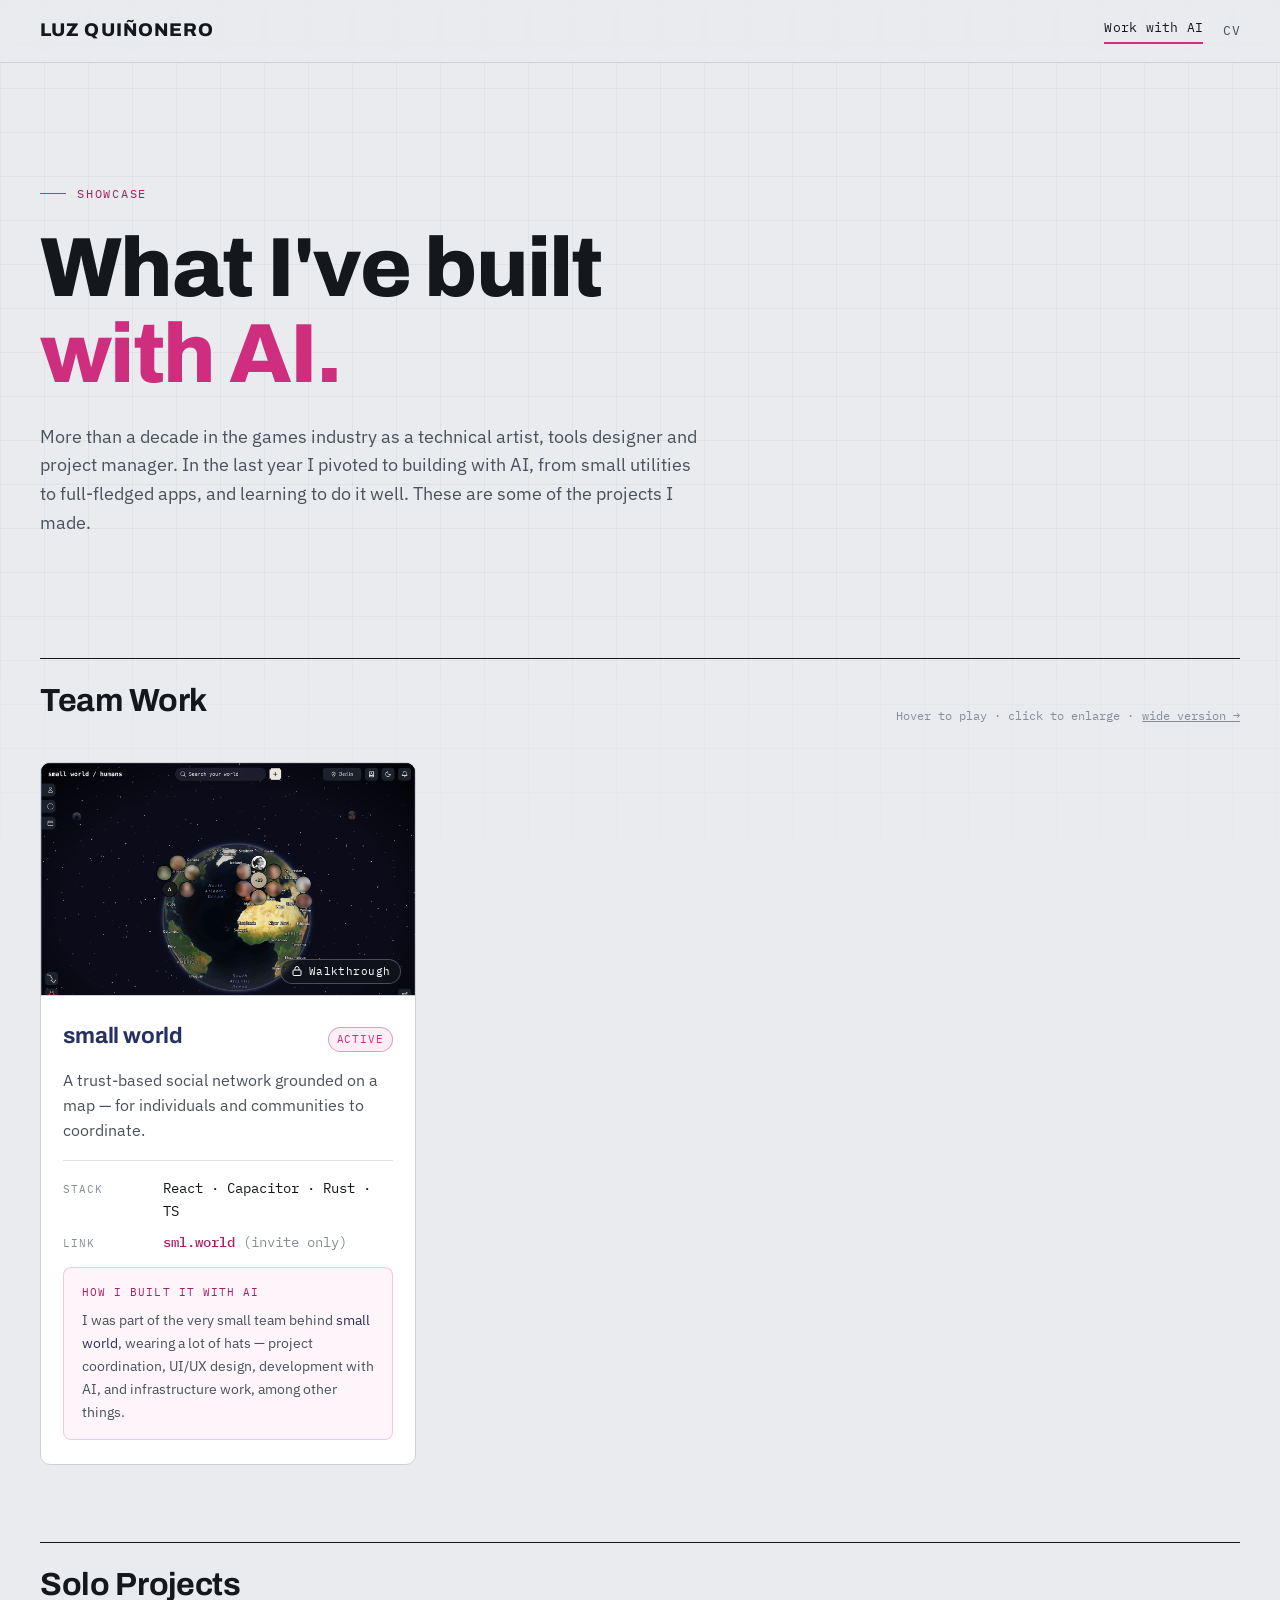
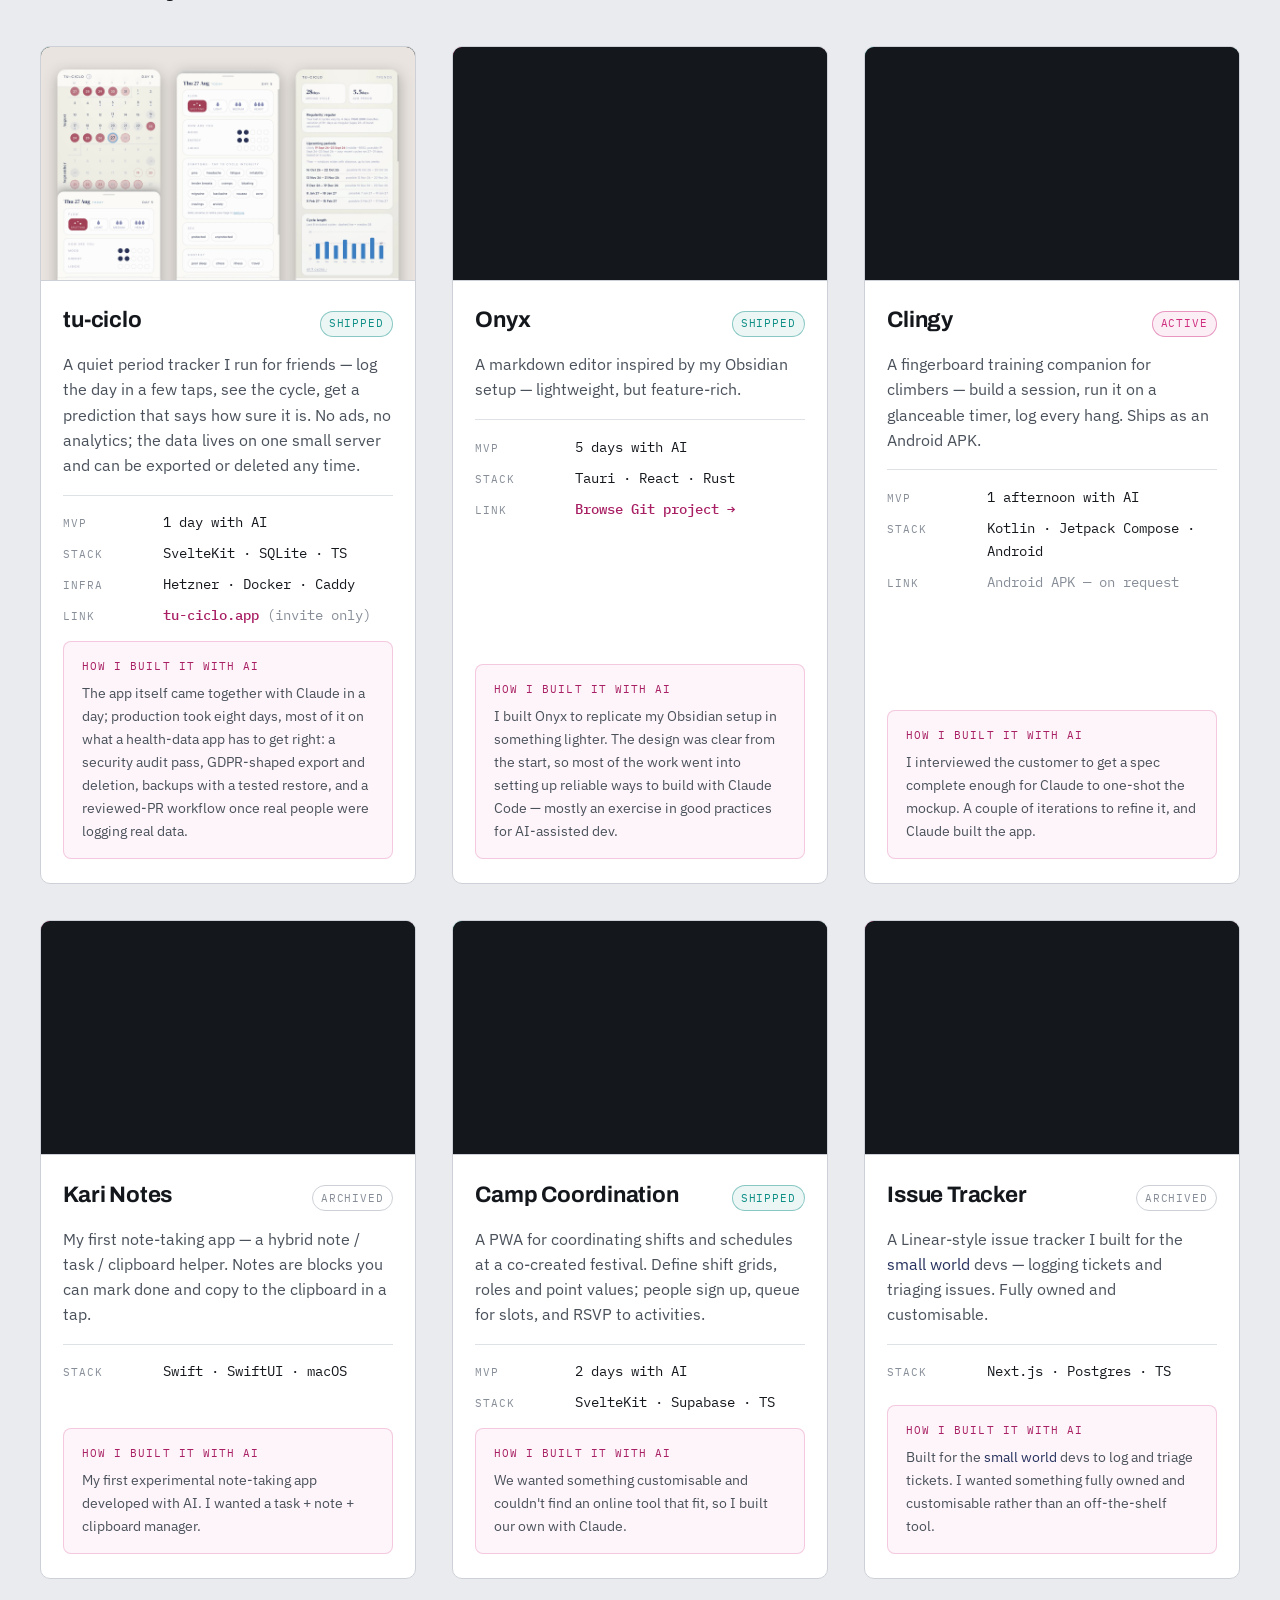
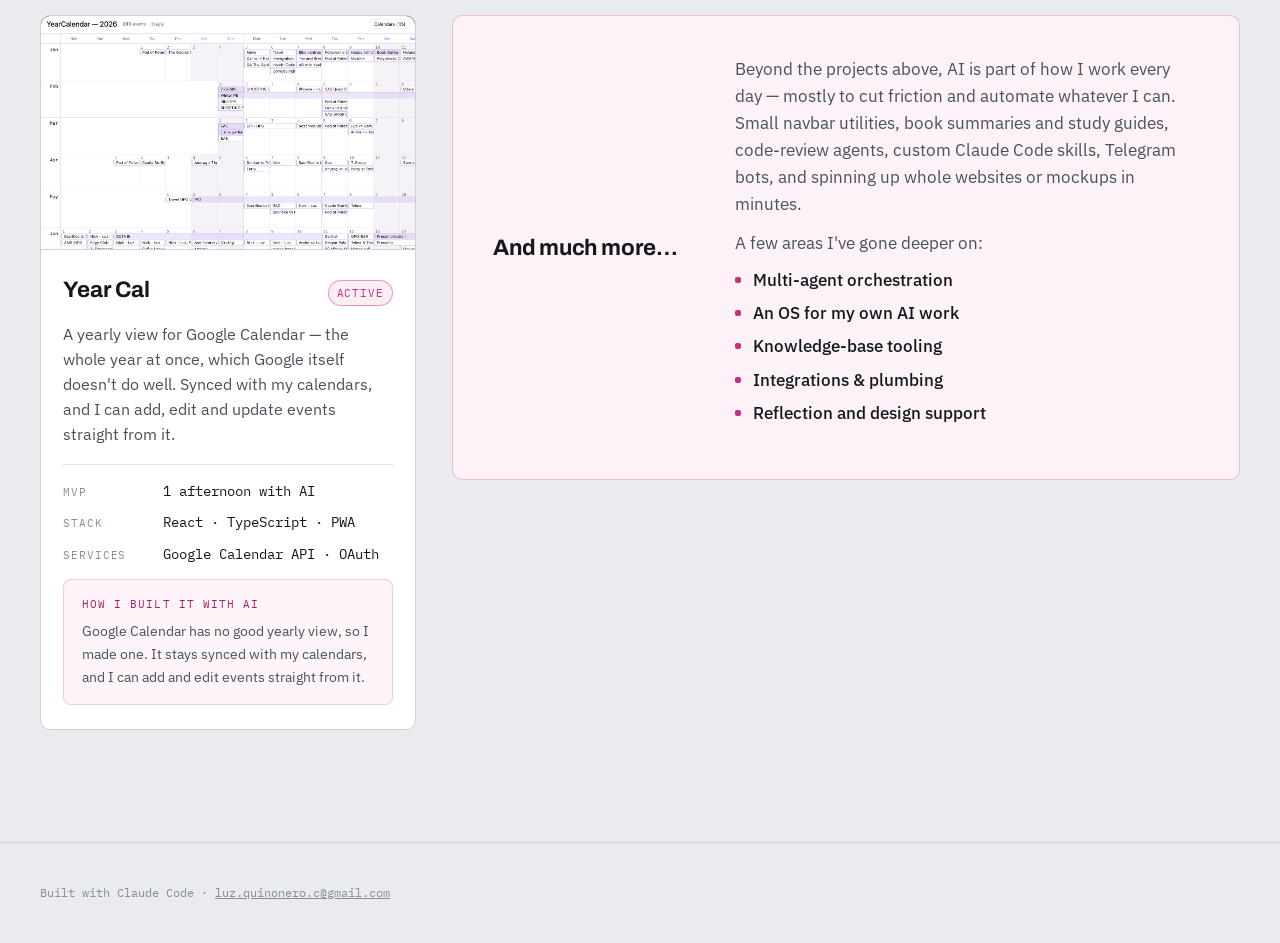
<file: index.html>
<!DOCTYPE html>
<html lang="en">
<head>
  <meta charset="UTF-8" />
  <meta name="viewport" content="width=device-width, initial-scale=1.0" />
  <title>Luz — AI-assisted projects</title>
  <meta name="description" content="Products built hands-on with AI. A technical artist shipping real tools, fast." />
  <link rel="preconnect" href="https://fonts.googleapis.com" />
  <link rel="preconnect" href="https://fonts.gstatic.com" crossorigin />
  <link href="https://fonts.googleapis.com/css2?family=Archivo:wght@600;700;800&family=IBM+Plex+Mono:wght@400;500&family=IBM+Plex+Sans:wght@400;500;600&display=swap" rel="stylesheet" />
  <link rel="stylesheet" href="css/styles.css" />
  <link rel="icon" href="favicon.svg" type="image/svg+xml" />
  <link rel="icon" href="favicon-32.png" sizes="32x32" type="image/png" />
  <link rel="apple-touch-icon" href="apple-touch-icon.png" />
  <script src="js/gate.js" defer></script>
  <script src="js/hover-play.js" defer></script>
</head>
<body>
  <div class="grid-overlay" aria-hidden="true"></div>

  <header class="site-header">
    <div class="wrap header-inner">
      <a class="wordmark" href="#top">Luz Quiñonero</a>
      <nav class="nav" aria-label="Primary">
        <a href="#work" aria-current="page">Work with AI</a>
        <a href="cv.html">CV</a>
      </nav>
    </div>
  </header>

  <main id="top">
    <!-- HERO -->
    <section class="hero wrap">
      <p class="eyebrow">Showcase</p>
      <h1 class="hero-title">
        What I've built<br />
        <span class="hero-accent">with AI.</span>
      </h1>
      <p class="hero-lede">
        More than a decade in the games industry as a technical artist, tools
        designer and project manager. In the last year I pivoted to building with
        AI, from small utilities to full-fledged apps, and learning to do it well.
        These are some of the projects I made.
      </p>
    </section>

    <!-- WORK -->
    <section class="work wrap" id="work" aria-label="Projects">
      <div class="work-head">
        <h2 class="section-title">Team Work</h2>
        <p class="section-note">Hover to play · click to enlarge · <a href="wide.html">wide version →</a></p>
      </div>

      <div class="cards">

        <!-- 01 small world — public screenshot, passcode-gated walkthrough -->
        <article class="card card--gated" data-gate data-enc="assets/web/sw.enc" data-index="01">
          <div class="card-media" role="group" aria-label="small world preview">
            <img class="card-video" src="assets/web/smallworld.png" alt="small world preview" />
            <span class="card-index">01</span>
            <button class="gate-trigger" type="button" aria-expanded="false" aria-controls="sw-form">
              <svg viewBox="0 0 24 24" width="12" height="12" fill="none" stroke="currentColor" stroke-width="2" aria-hidden="true"><rect x="4" y="10" width="16" height="11" rx="2"/><path d="M8 10V7a4 4 0 0 1 8 0v3"/></svg>
              Walkthrough
            </button>
            <form class="gate-form" id="sw-form" hidden aria-label="Unlock small world walkthrough">
              <label class="gate-label" for="sw-pass">Passcode</label>
              <div class="gate-row">
                <input class="gate-input" id="sw-pass" type="password" inputmode="text"
                       autocomplete="off" autocapitalize="off" spellcheck="false" placeholder="passcode" />
                <button class="gate-btn" type="submit">Unlock</button>
              </div>
              <p class="gate-error" role="alert" aria-live="polite"></p>
            </form>
          </div>
          <div class="card-body">
            <div class="card-titlerow">
              <h3 class="card-title brand-sw">small world</h3>
              <span class="status status--active">Active</span>
            </div>
            <p class="card-problem">
              A trust-based social network grounded on a map — for individuals and
              communities to coordinate.
            </p>
            <dl class="specsheet">
              <div><dt>Stack</dt><dd>React · Capacitor · Rust · TS</dd></div>
              <div><dt>Link</dt><dd><a href="https://sml.world" target="_blank" rel="noopener">sml.world</a> <span class="muted">(invite only)</span></dd></div>
            </dl>
            <p class="ai-note">
              <span class="ai-label">How I built it with AI</span>
              I was part of the very small team behind <span class="brand-sw">small world</span>, wearing a lot of
              hats — project coordination, UI/UX design, development with AI, and
              infrastructure work, among other things.
            </p>
          </div>
        </article>

      </div>

      <div class="work-head work-head--sub">
        <h2 class="section-title">Solo Projects</h2>
      </div>

      <div class="cards">

        <!-- 02 tu-ciclo -->
        <article class="card">
          <div class="card-media media--alt" role="button" tabindex="0" aria-label="Enlarge tu-ciclo preview">
            <img class="card-video" src="assets/web/TuCiclo.png" alt="tu-ciclo preview" />
            <span class="card-index">02</span>
          </div>
          <div class="card-body">
            <div class="card-titlerow">
              <h3 class="card-title">tu-ciclo</h3>
              <span class="status status--shipped">Shipped</span>
            </div>
            <p class="card-problem">
              A quiet period tracker I run for friends — log the day in a few taps,
              see the cycle, get a prediction that says how sure it is. No ads, no
              analytics; the data lives on one small server and can be exported or
              deleted any time.
            </p>
            <dl class="specsheet">
              <div><dt>MVP</dt><dd>1 day with AI</dd></div>
              <div><dt>Stack</dt><dd>SvelteKit · SQLite · TS</dd></div>
              <div><dt>Infra</dt><dd>Hetzner · Docker · Caddy</dd></div>
              <div><dt>Link</dt><dd><a href="https://tu-ciclo.app/welcome" target="_blank" rel="noopener">tu-ciclo.app</a> <span class="muted">(invite only)</span></dd></div>
            </dl>
            <p class="ai-note">
              <span class="ai-label">How I built it with AI</span>
              The app itself came together with Claude in a day; production took
              eight days, most of it on what a health-data app has to get right:
              a security audit pass, GDPR-shaped export and deletion, backups with
              a tested restore, and a reviewed-PR workflow once real people were
              logging real data.
            </p>
          </div>
        </article>

        <!-- 03 Onyx -->
        <article class="card">
          <div class="card-media" role="button" tabindex="0" aria-label="Enlarge Onyx preview">
            <video class="card-video" loop muted playsinline preload="auto" aria-hidden="true">
              <source src="assets/web/Onyx.mp4" type="video/mp4" />
            </video>
            <span class="card-index">03</span>
          </div>
          <div class="card-body">
            <div class="card-titlerow">
              <h3 class="card-title">Onyx</h3>
              <span class="status status--shipped">Shipped</span>
            </div>
            <p class="card-problem">
              A markdown editor inspired by my Obsidian setup — lightweight,
              but feature-rich.
            </p>
            <dl class="specsheet">
              <div><dt>MVP</dt><dd>5 days with AI</dd></div>
              <div><dt>Stack</dt><dd>Tauri · React · Rust</dd></div>
              <div><dt>Link</dt><dd><a href="https://github.com/hikarinessa/onyx" target="_blank" rel="noopener">Browse Git project →</a></dd></div>
            </dl>
            <p class="ai-note">
              <span class="ai-label">How I built it with AI</span>
              I built Onyx to replicate my Obsidian setup in something lighter. The
              design was clear from the start, so most of the work went into setting
              up reliable ways to build with Claude Code — mostly an exercise in
              good practices for AI-assisted dev.
            </p>
          </div>
        </article>

        <!-- 04 Clingy -->
        <article class="card">
          <div class="card-media media--alt" role="button" tabindex="0" aria-label="Enlarge Clingy preview">
            <video class="card-video" loop muted playsinline preload="auto" aria-hidden="true">
              <source src="assets/web/Clingy.mp4" type="video/mp4" />
            </video>
            <span class="card-index">04</span>
          </div>
          <div class="card-body">
            <div class="card-titlerow">
              <h3 class="card-title">Clingy</h3>
              <span class="status status--active">Active</span>
            </div>
            <p class="card-problem">
              A fingerboard training companion for climbers — build a session,
              run it on a glanceable timer, log every hang. Ships as an Android APK.
            </p>
            <dl class="specsheet">
              <div><dt>MVP</dt><dd>1 afternoon with AI</dd></div>
              <div><dt>Stack</dt><dd>Kotlin · Jetpack Compose · Android</dd></div>
              <div><dt>Link</dt><dd><span class="muted">Android APK — on request</span></dd></div>
            </dl>
            <p class="ai-note">
              <span class="ai-label">How I built it with AI</span>
              I interviewed the customer to get a spec complete enough for Claude to
              one-shot the mockup. A couple of iterations to refine it, and Claude
              built the app.
            </p>
          </div>
        </article>

        <!-- 05 Kari Notes -->
        <article class="card">
          <div class="card-media" role="button" tabindex="0" aria-label="Enlarge Kari Notes preview">
            <video class="card-video" loop muted playsinline preload="auto" aria-hidden="true">
              <source src="assets/web/KariNotes.mp4" type="video/mp4" />
            </video>
            <span class="card-index">05</span>
          </div>
          <div class="card-body">
            <div class="card-titlerow">
              <h3 class="card-title">Kari Notes</h3>
              <span class="status status--archived">Archived</span>
            </div>
            <p class="card-problem">
              My first note-taking app — a hybrid note / task / clipboard helper.
              Notes are blocks you can mark done and copy to the clipboard in a tap.
            </p>
            <dl class="specsheet">
              <div><dt>Stack</dt><dd>Swift · SwiftUI · macOS</dd></div>
            </dl>
            <p class="ai-note">
              <span class="ai-label">How I built it with AI</span>
              My first experimental note-taking app developed with AI. I wanted a
              task + note + clipboard manager.
            </p>
          </div>
        </article>

        <!-- 06 Camp Coordination -->
        <article class="card">
          <div class="card-media media--alt" role="button" tabindex="0" aria-label="Enlarge Camp Coordination preview">
            <video class="card-video" loop muted playsinline preload="auto" aria-hidden="true">
              <source src="assets/web/CampCoordination.mp4" type="video/mp4" />
            </video>
            <span class="card-index">06</span>
          </div>
          <div class="card-body">
            <div class="card-titlerow">
              <h3 class="card-title">Camp Coordination</h3>
              <span class="status status--shipped">Shipped</span>
            </div>
            <p class="card-problem">
              A PWA for coordinating shifts and schedules at a co-created festival.
              Define shift grids, roles and point values; people sign up, queue for
              slots, and RSVP to activities.
            </p>
            <dl class="specsheet">
              <div><dt>MVP</dt><dd>2 days with AI</dd></div>
              <div><dt>Stack</dt><dd>SvelteKit · Supabase · TS</dd></div>
            </dl>
            <p class="ai-note">
              <span class="ai-label">How I built it with AI</span>
              We wanted something customisable and couldn't find an online tool that
              fit, so I built our own with Claude.
            </p>
          </div>
        </article>

        <!-- 07 Issue Tracker -->
        <article class="card">
          <div class="card-media" role="button" tabindex="0" aria-label="Enlarge Issue Tracker preview">
            <video class="card-video" loop muted playsinline preload="auto" aria-hidden="true">
              <source src="assets/web/IssueTracker.mp4" type="video/mp4" />
            </video>
            <span class="card-index">07</span>
          </div>
          <div class="card-body">
            <div class="card-titlerow">
              <h3 class="card-title">Issue Tracker</h3>
              <span class="status status--archived">Archived</span>
            </div>
            <p class="card-problem">
              A Linear-style issue tracker I built for the <span class="brand-sw">small world</span> devs — logging
              tickets and triaging issues. Fully owned and customisable.
            </p>
            <dl class="specsheet">
              <div><dt>Stack</dt><dd>Next.js · Postgres · TS</dd></div>
            </dl>
            <p class="ai-note">
              <span class="ai-label">How I built it with AI</span>
              Built for the <span class="brand-sw">small world</span> devs to log and triage tickets. I wanted
              something fully owned and customisable rather than an off-the-shelf tool.
            </p>
          </div>
        </article>

        <!-- 08 Year Cal -->
        <article class="card">
          <div class="card-media media--alt" role="button" tabindex="0" aria-label="Enlarge Year Cal preview">
            <img class="card-video" src="assets/web/YearCal.png" alt="Year Cal preview" />
            <span class="card-index">08</span>
          </div>
          <div class="card-body">
            <div class="card-titlerow">
              <h3 class="card-title">Year Cal</h3>
              <span class="status status--active">Active</span>
            </div>
            <p class="card-problem">
              A yearly view for Google Calendar — the whole year at once, which
              Google itself doesn't do well. Synced with my calendars, and I can
              add, edit and update events straight from it.
            </p>
            <dl class="specsheet">
              <div><dt>MVP</dt><dd>1 afternoon with AI</dd></div>
              <div><dt>Stack</dt><dd>React · TypeScript · PWA</dd></div>
              <div><dt>Services</dt><dd>Google Calendar API · OAuth</dd></div>
            </dl>
            <p class="ai-note">
              <span class="ai-label">How I built it with AI</span>
              Google Calendar has no good yearly view, so I made one. It stays synced
              with my calendars, and I can add and edit events straight from it.
            </p>
          </div>
        </article>

        <!-- Closing catch-all card (no media) -->
        <article class="card card--more">
          <div class="more-inner">
            <div class="more-head">
              <h3 class="card-title">And much more…</h3>
            </div>
            <div class="more-text">
              <p class="more-lead">
                Beyond the projects above, AI is part of how I work every day — mostly
                to cut friction and automate whatever I can. Small navbar utilities,
                book summaries and study guides, code-review agents, custom Claude Code
                skills, Telegram bots, and spinning up whole websites or mockups in
                minutes.
              </p>
              <p class="more-listlabel">A few areas I've gone deeper on:</p>
              <ul class="more-list">
                <li>Multi-agent orchestration</li>
                <li>An OS for my own AI work</li>
                <li>Knowledge-base tooling</li>
                <li>Integrations &amp; plumbing</li>
                <li>Reflection and design support</li>
              </ul>
            </div>
          </div>
        </article>
      </div>
    </section>
  </main>

  <footer class="site-footer">
    <div class="wrap footer-inner">
      <p>Built with Claude Code · <a href="mailto:luz.quinonero.c@gmail.com">luz.quinonero.c@gmail.com</a></p>
    </div>
  </footer>

  <!-- Lightbox: click any card preview to enlarge -->
  <div class="lightbox" id="lightbox" hidden role="dialog" aria-modal="true" aria-label="Enlarged preview">
    <button class="lightbox-close" type="button" aria-label="Close preview">
      <svg viewBox="0 0 24 24" width="22" height="22" fill="none" stroke="currentColor" stroke-width="2" aria-hidden="true"><path d="M6 6l12 12M18 6L6 18"/></svg>
    </button>
    <div class="lightbox-stage"></div>
  </div>

  <script src="js/lightbox.js" defer></script>
</body>
</html>
</file>
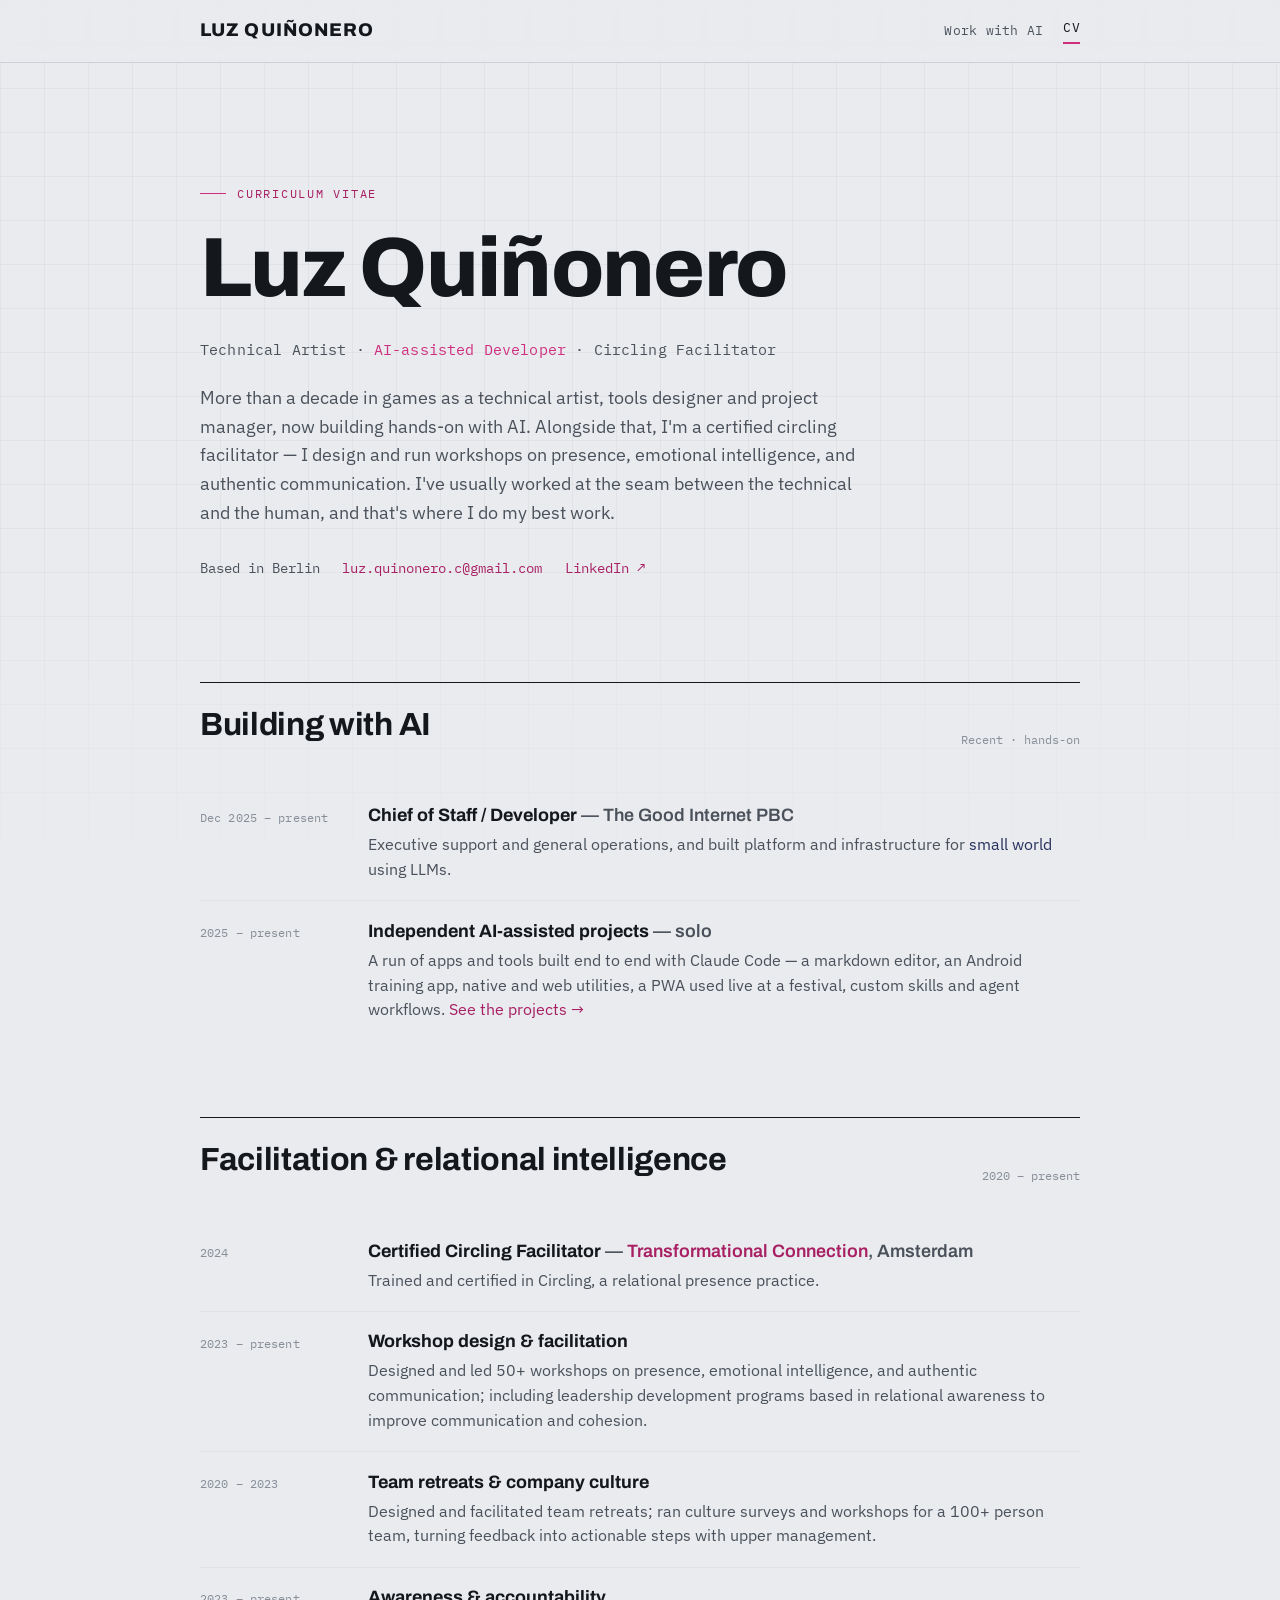
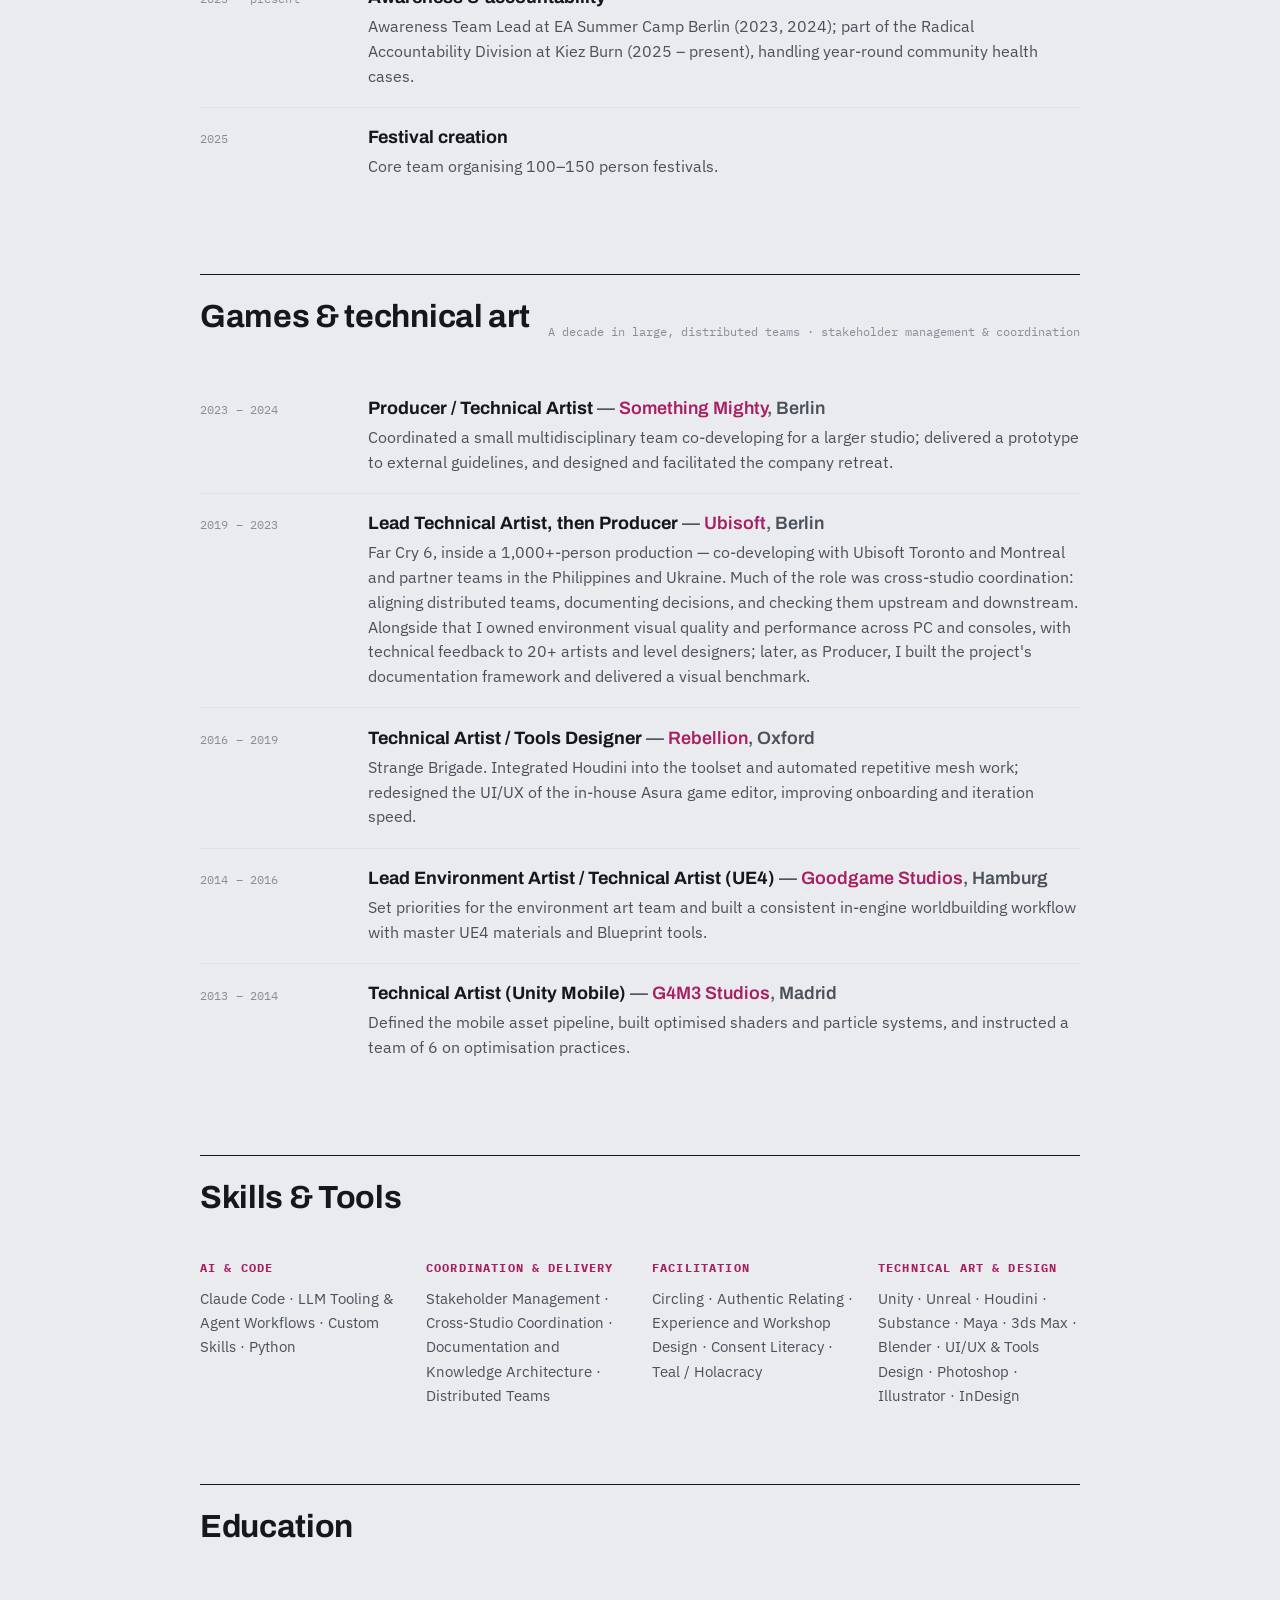
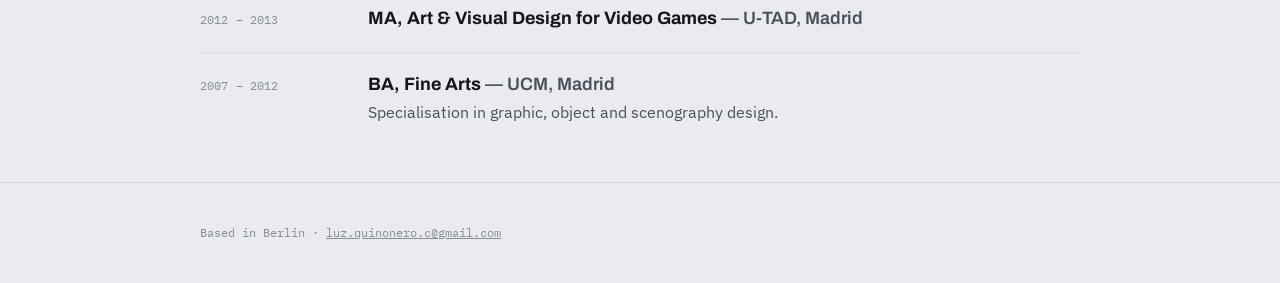
<file: cv.html>
<!DOCTYPE html>
<html lang="en">
<head>
  <meta charset="UTF-8" />
  <meta name="viewport" content="width=device-width, initial-scale=1.0" />
  <title>Luz Quiñonero — CV</title>
  <meta name="description" content="Luz Quiñonero — technical artist, AI-assisted developer, and circling facilitator. A decade in games, now building with AI." />
  <link rel="preconnect" href="https://fonts.googleapis.com" />
  <link rel="preconnect" href="https://fonts.gstatic.com" crossorigin />
  <link href="https://fonts.googleapis.com/css2?family=Archivo:wght@600;700;800&family=IBM+Plex+Mono:wght@400;500&family=IBM+Plex+Sans:wght@400;500;600&display=swap" rel="stylesheet" />
  <link rel="stylesheet" href="css/styles.css" />
  <link rel="icon" href="favicon.svg" type="image/svg+xml" />
  <link rel="icon" href="favicon-32.png" sizes="32x32" type="image/png" />
  <link rel="apple-touch-icon" href="apple-touch-icon.png" />
</head>
<body class="cv-page">
  <div class="grid-overlay" aria-hidden="true"></div>

  <header class="site-header">
    <div class="wrap header-inner">
      <a class="wordmark" href="index.html">Luz Quiñonero</a>
      <nav class="nav" aria-label="Primary">
        <a href="index.html">Work with AI</a>
        <a href="cv.html" aria-current="page">CV</a>
      </nav>
    </div>
  </header>

  <main id="top">
    <!-- HERO -->
    <section class="hero wrap">
      <p class="eyebrow">Curriculum vitae</p>
      <h1 class="hero-title">Luz Quiñonero</h1>
      <p class="cv-role">
        Technical Artist · <span class="hero-accent">AI-assisted Developer</span> · Circling Facilitator
      </p>
      <p class="hero-lede">
        More than a decade in games as a technical artist, tools designer and
        project manager, now building hands-on with AI. Alongside that, I'm a
        certified circling facilitator — I design and run workshops on presence,
        emotional intelligence, and authentic communication. I've usually worked
        at the seam between the technical and the human, and that's where I do my
        best work.
      </p>
      <div class="cv-contact">
        <span>Based in Berlin</span>
        <a href="mailto:luz.quinonero.c@gmail.com">luz.quinonero.c@gmail.com</a>
        <a href="https://www.linkedin.com/in/luzquinonero/" target="_blank" rel="noopener">LinkedIn ↗</a>
      </div>
    </section>

    <!-- BUILDING WITH AI -->
    <section class="cv-section wrap">
      <div class="work-head">
        <h2 class="section-title">Building with AI</h2>
        <p class="section-note">Recent · hands-on</p>
      </div>
      <div class="cv-entries">
        <div class="cv-entry">
          <div class="cv-when">Dec 2025 – present</div>
          <div class="cv-what">
            <h3>Chief of Staff / Developer <span class="cv-org">— The Good Internet PBC</span></h3>
            <p>
              Executive support and general operations, and built platform and
              infrastructure for <span class="brand-sw">small world</span> using LLMs.
            </p>
          </div>
        </div>
        <div class="cv-entry">
          <div class="cv-when">2025 – present</div>
          <div class="cv-what">
            <h3>Independent AI-assisted projects <span class="cv-org">— solo</span></h3>
            <p>
              A run of apps and tools built end to end with Claude Code — a
              markdown editor, an Android training app, native and web utilities,
              a PWA used live at a festival, custom skills and agent workflows.
              <a href="index.html">See the projects →</a>
            </p>
          </div>
        </div>
      </div>
    </section>

    <!-- FACILITATION -->
    <section class="cv-section wrap">
      <div class="work-head">
        <h2 class="section-title">Facilitation &amp; relational intelligence</h2>
        <p class="section-note">2020 – present</p>
      </div>
      <div class="cv-entries">
        <div class="cv-entry">
          <div class="cv-when">2024</div>
          <div class="cv-what">
            <h3>Certified Circling Facilitator <span class="cv-org">— <a href="https://www.transformationalconnection.com/" target="_blank" rel="noopener">Transformational Connection</a>, Amsterdam</span></h3>
            <p>Trained and certified in Circling, a relational presence practice.</p>
          </div>
        </div>
        <div class="cv-entry">
          <div class="cv-when">2023 – present</div>
          <div class="cv-what">
            <h3>Workshop design &amp; facilitation</h3>
            <p>
              Designed and led 50+ workshops on presence, emotional intelligence,
              and authentic communication; including leadership development programs
              based in relational awareness to improve communication and cohesion.
            </p>
          </div>
        </div>
        <div class="cv-entry">
          <div class="cv-when">2020 – 2023</div>
          <div class="cv-what">
            <h3>Team retreats &amp; company culture</h3>
            <p>
              Designed and facilitated team retreats; ran culture surveys and
              workshops for a 100+ person team, turning feedback into actionable
              steps with upper management.
            </p>
          </div>
        </div>
        <div class="cv-entry">
          <div class="cv-when">2023 – present</div>
          <div class="cv-what">
            <h3>Awareness &amp; accountability</h3>
            <p>
              Awareness Team Lead at EA Summer Camp Berlin (2023, 2024); part of
              the Radical Accountability Division at Kiez Burn (2025 – present),
              handling year-round community health cases.
            </p>
          </div>
        </div>
        <div class="cv-entry">
          <div class="cv-when">2025</div>
          <div class="cv-what">
            <h3>Festival creation</h3>
            <p>Core team organising 100–150 person festivals.</p>
          </div>
        </div>
      </div>
    </section>

    <!-- GAMES & TECHNICAL ART -->
    <section class="cv-section wrap">
      <div class="work-head">
        <h2 class="section-title">Games &amp; technical art</h2>
        <p class="section-note">A decade in large, distributed teams · stakeholder management &amp; coordination</p>
      </div>
      <div class="cv-entries">
        <div class="cv-entry">
          <div class="cv-when">2023 – 2024</div>
          <div class="cv-what">
            <h3>Producer / Technical Artist <span class="cv-org">— <a href="https://www.somethingmighty.com/" target="_blank" rel="noopener">Something Mighty</a>, Berlin</span></h3>
            <p>
              Coordinated a small multidisciplinary team co-developing for a larger
              studio; delivered a prototype to external guidelines, and designed and
              facilitated the company retreat.
            </p>
          </div>
        </div>
        <div class="cv-entry">
          <div class="cv-when">2019 – 2023</div>
          <div class="cv-what">
            <h3>Lead Technical Artist, then Producer <span class="cv-org">— <a href="https://www.ubisoft.com/de-de/company/careers/locations/germany/berlin" target="_blank" rel="noopener">Ubisoft</a>, Berlin</span></h3>
            <p>
              Far Cry 6, inside a 1,000+-person production — co-developing with
              Ubisoft Toronto and Montreal and partner teams in the Philippines and
              Ukraine. Much of the role was cross-studio coordination: aligning
              distributed teams, documenting decisions, and checking them upstream
              and downstream. Alongside that I owned environment visual quality and
              performance across PC and consoles, with technical feedback to 20+
              artists and level designers; later, as Producer, I built the project's
              documentation framework and delivered a visual benchmark.
            </p>
          </div>
        </div>
        <div class="cv-entry">
          <div class="cv-when">2016 – 2019</div>
          <div class="cv-what">
            <h3>Technical Artist / Tools Designer <span class="cv-org">— <a href="https://rebellion.com/" target="_blank" rel="noopener">Rebellion</a>, Oxford</span></h3>
            <p>
              Strange Brigade. Integrated Houdini into the toolset and automated
              repetitive mesh work; redesigned the UI/UX of the in-house Asura game
              editor, improving onboarding and iteration speed.
            </p>
          </div>
        </div>
        <div class="cv-entry">
          <div class="cv-when">2014 – 2016</div>
          <div class="cv-what">
            <h3>Lead Environment Artist / Technical Artist (UE4) <span class="cv-org">— <a href="https://goodgamestudios.com/" target="_blank" rel="noopener">Goodgame Studios</a>, Hamburg</span></h3>
            <p>
              Set priorities for the environment art team and built a consistent
              in-engine worldbuilding workflow with master UE4 materials and
              Blueprint tools.
            </p>
          </div>
        </div>
        <div class="cv-entry">
          <div class="cv-when">2013 – 2014</div>
          <div class="cv-what">
            <h3>Technical Artist (Unity Mobile) <span class="cv-org">— <a href="https://www.youtube.com/user/G4M3Studios" target="_blank" rel="noopener">G4M3 Studios</a>, Madrid</span></h3>
            <p>
              Defined the mobile asset pipeline, built optimised shaders and particle
              systems, and instructed a team of 6 on optimisation practices.
            </p>
          </div>
        </div>
      </div>
    </section>

    <!-- SKILLS -->
    <section class="cv-section wrap">
      <div class="work-head">
        <h2 class="section-title">Skills &amp; Tools</h2>
      </div>
      <div class="cv-skills">
        <div class="cv-skill">
          <h4>AI &amp; code</h4>
          <p>Claude Code · LLM Tooling &amp; Agent Workflows · Custom Skills · Python</p>
        </div>
        <div class="cv-skill">
          <h4>Coordination &amp; delivery</h4>
          <p>Stakeholder Management · Cross-Studio Coordination · Documentation and Knowledge Architecture · Distributed Teams</p>
        </div>
        <div class="cv-skill">
          <h4>Facilitation</h4>
          <p>Circling · Authentic Relating · Experience and Workshop Design · Consent Literacy · Teal / Holacracy</p>
        </div>
        <div class="cv-skill">
          <h4>Technical art &amp; design</h4>
          <p>Unity · Unreal · Houdini · Substance · Maya · 3ds Max · Blender · UI/UX &amp; Tools Design · Photoshop · Illustrator · InDesign</p>
        </div>
      </div>
    </section>

    <!-- EDUCATION -->
    <section class="cv-section wrap">
      <div class="work-head">
        <h2 class="section-title">Education</h2>
      </div>
      <div class="cv-entries">
        <div class="cv-entry">
          <div class="cv-when">2012 – 2013</div>
          <div class="cv-what">
            <h3>MA, Art &amp; Visual Design for Video Games <span class="cv-org">— U-TAD, Madrid</span></h3>
          </div>
        </div>
        <div class="cv-entry">
          <div class="cv-when">2007 – 2012</div>
          <div class="cv-what">
            <h3>BA, Fine Arts <span class="cv-org">— UCM, Madrid</span></h3>
            <p>Specialisation in graphic, object and scenography design.</p>
          </div>
        </div>
      </div>
    </section>
  </main>

  <footer class="site-footer">
    <div class="wrap footer-inner">
      <p>Based in Berlin · <a href="mailto:luz.quinonero.c@gmail.com">luz.quinonero.c@gmail.com</a></p>
    </div>
  </footer>
</body>
</html>
</file>
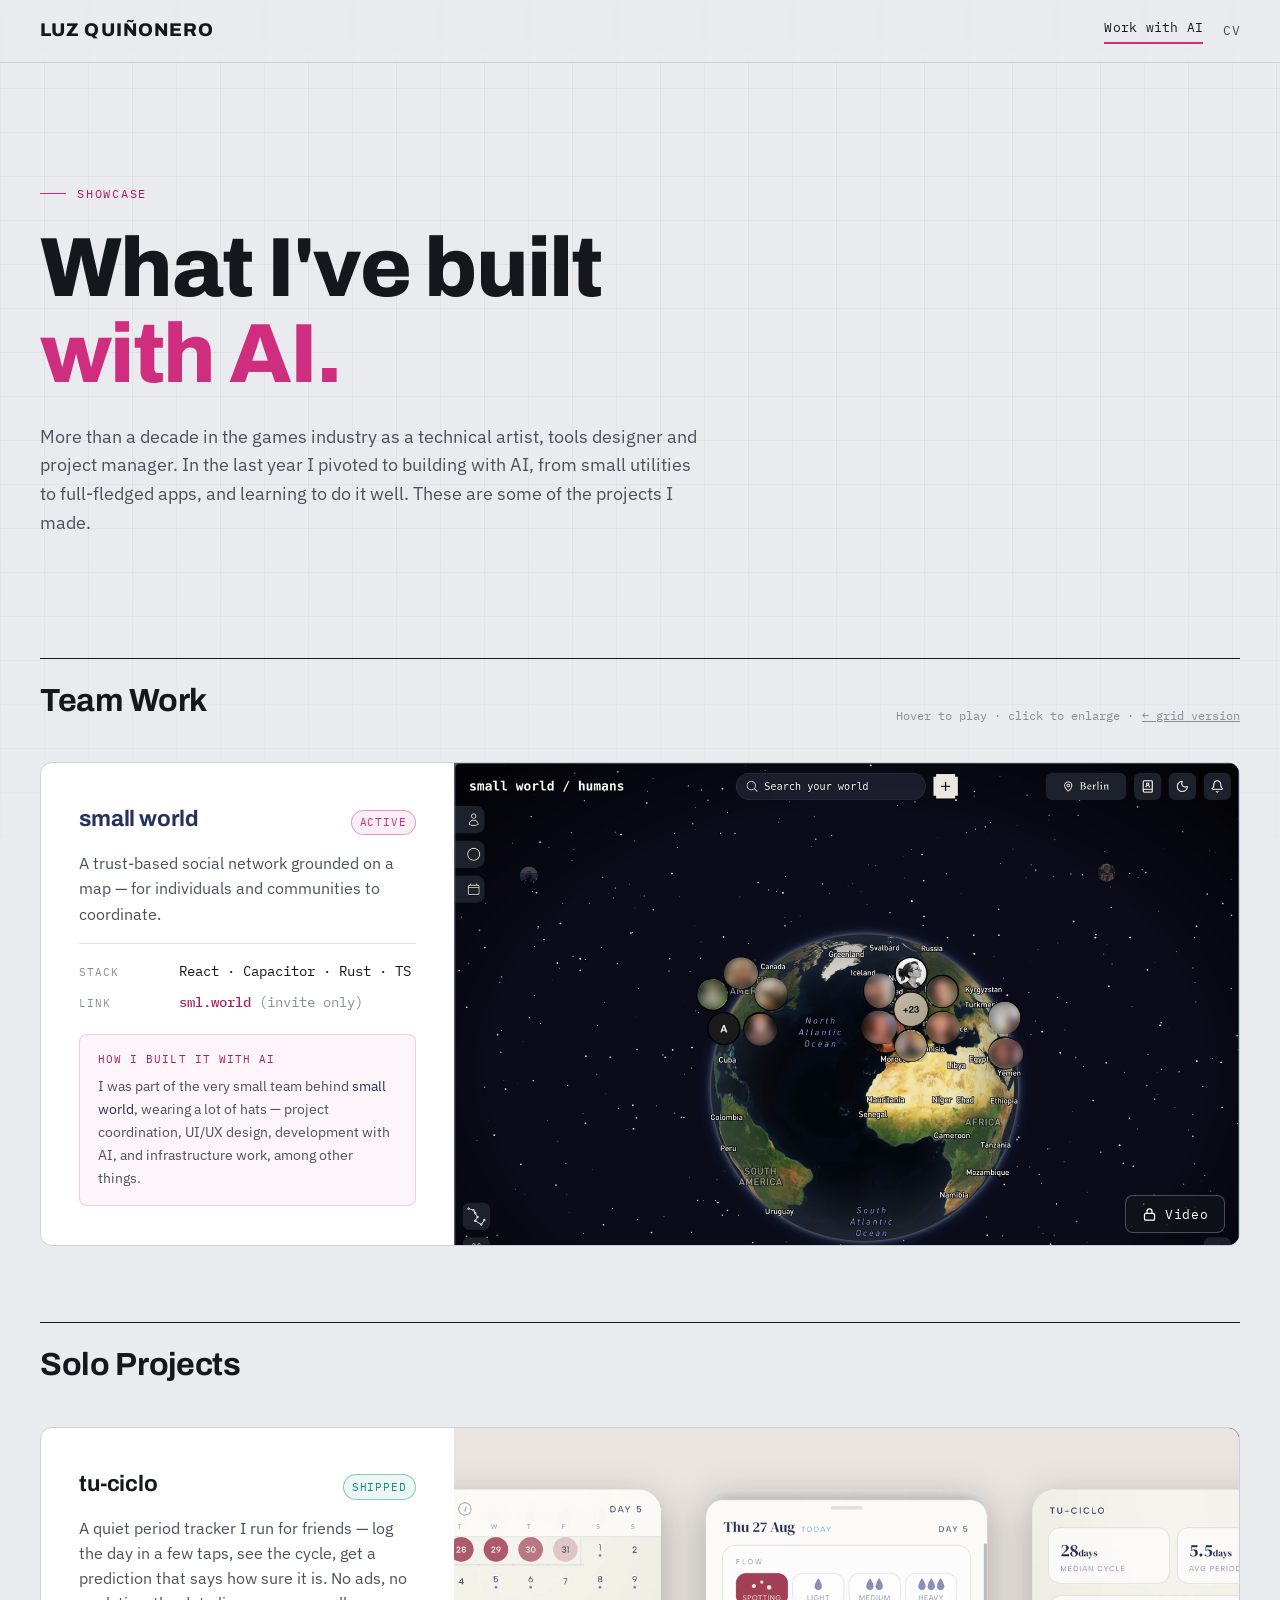
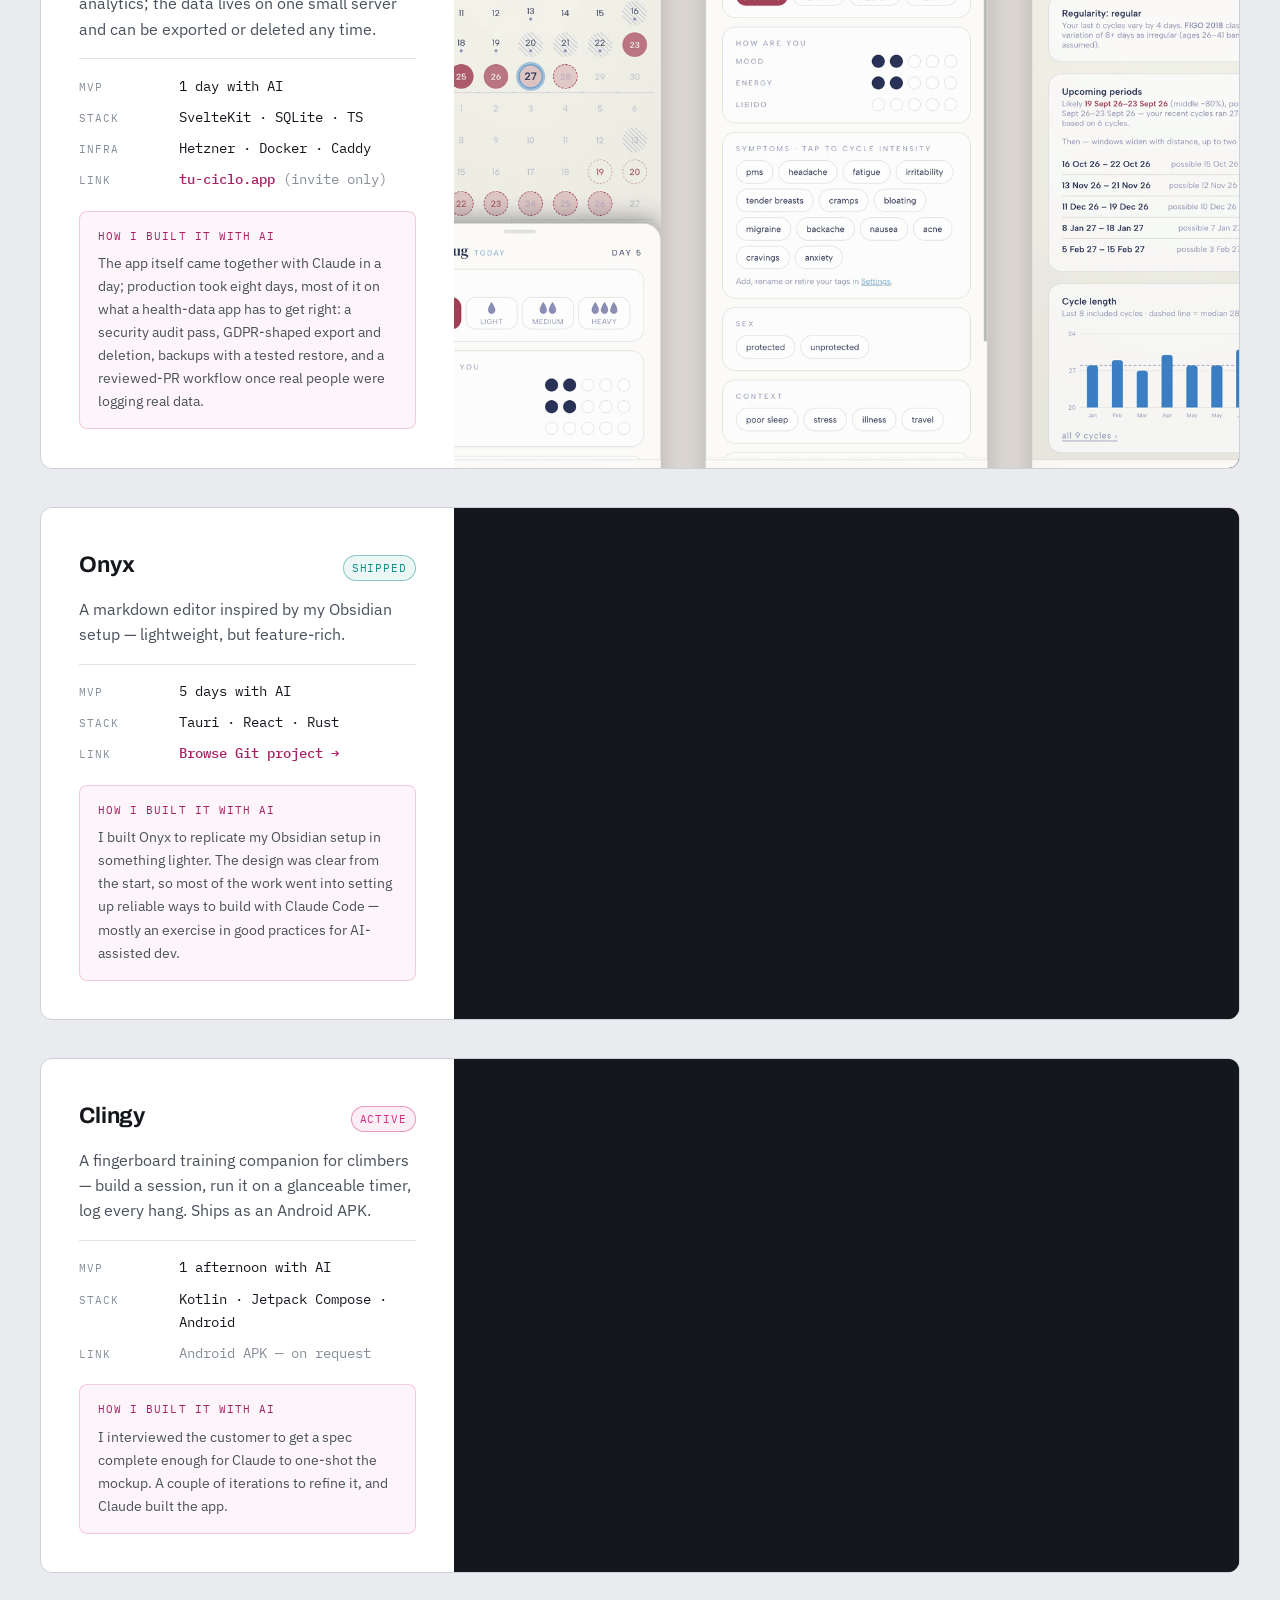
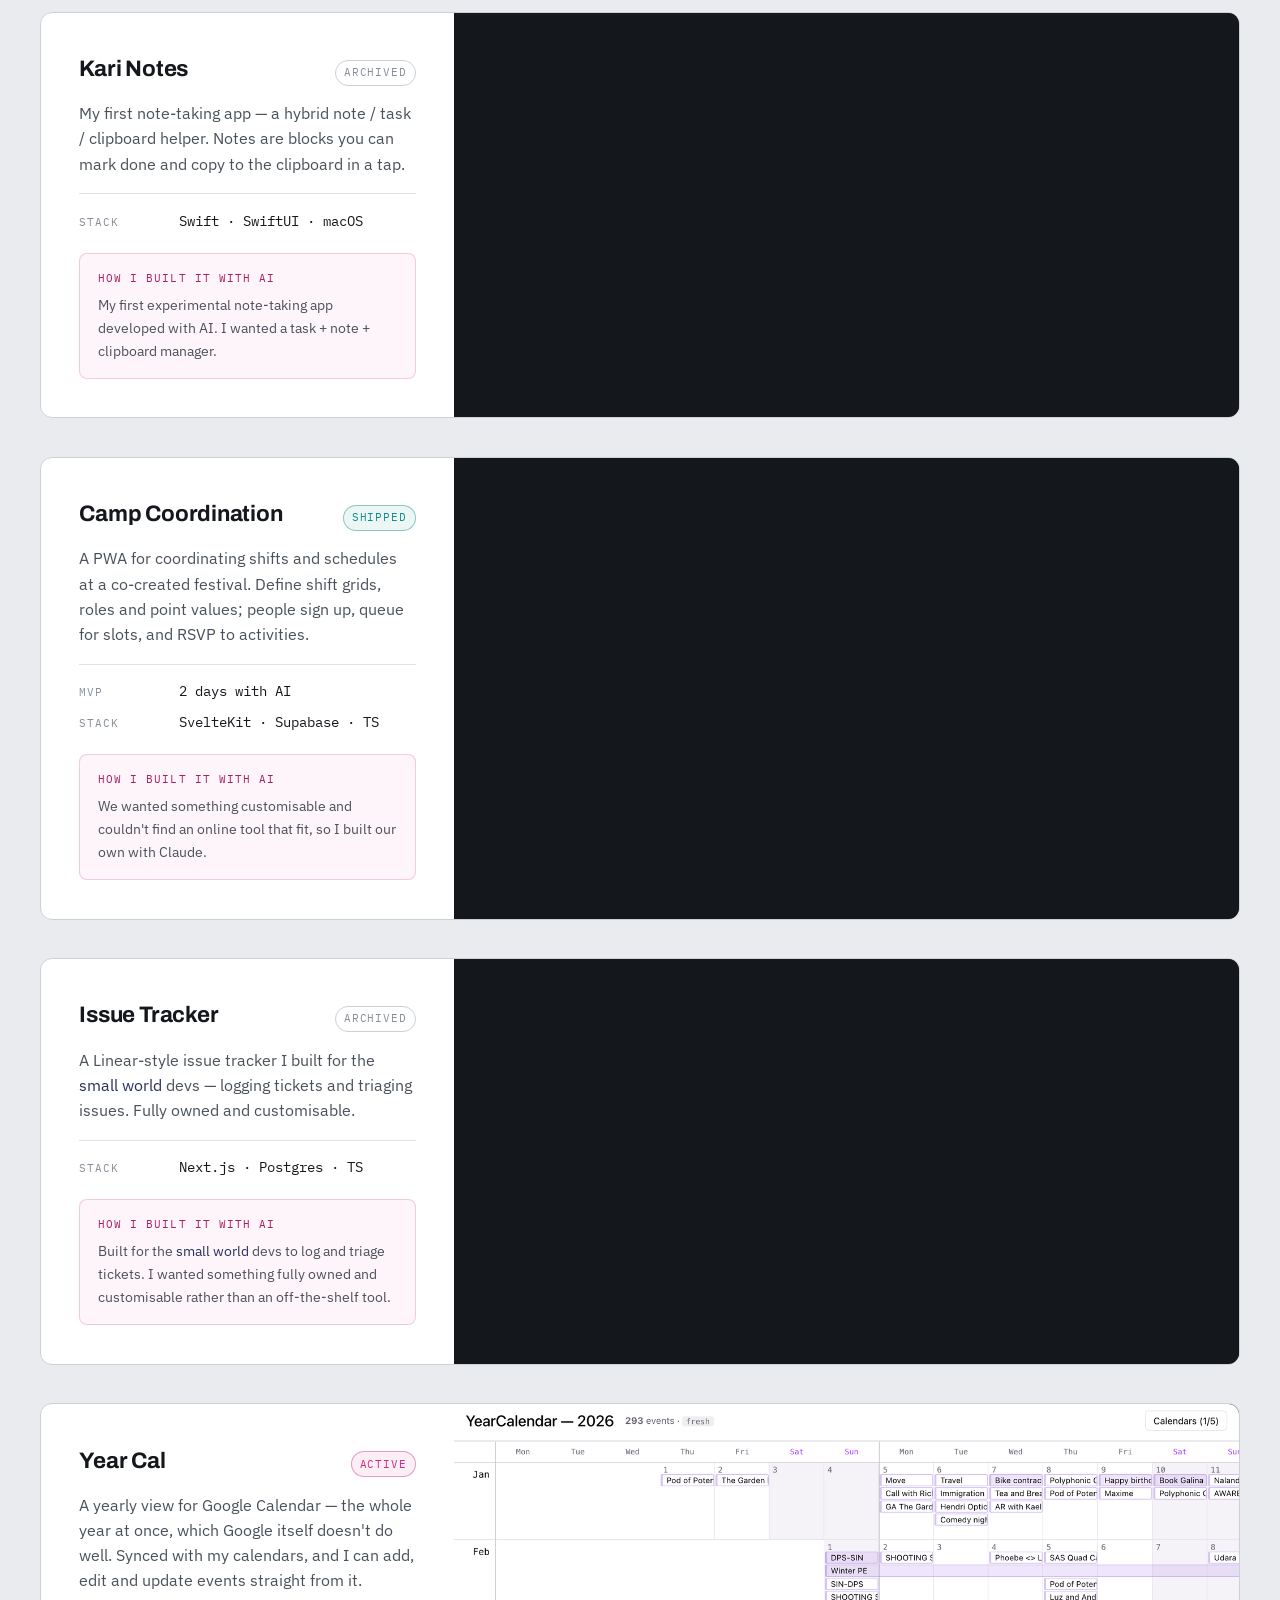
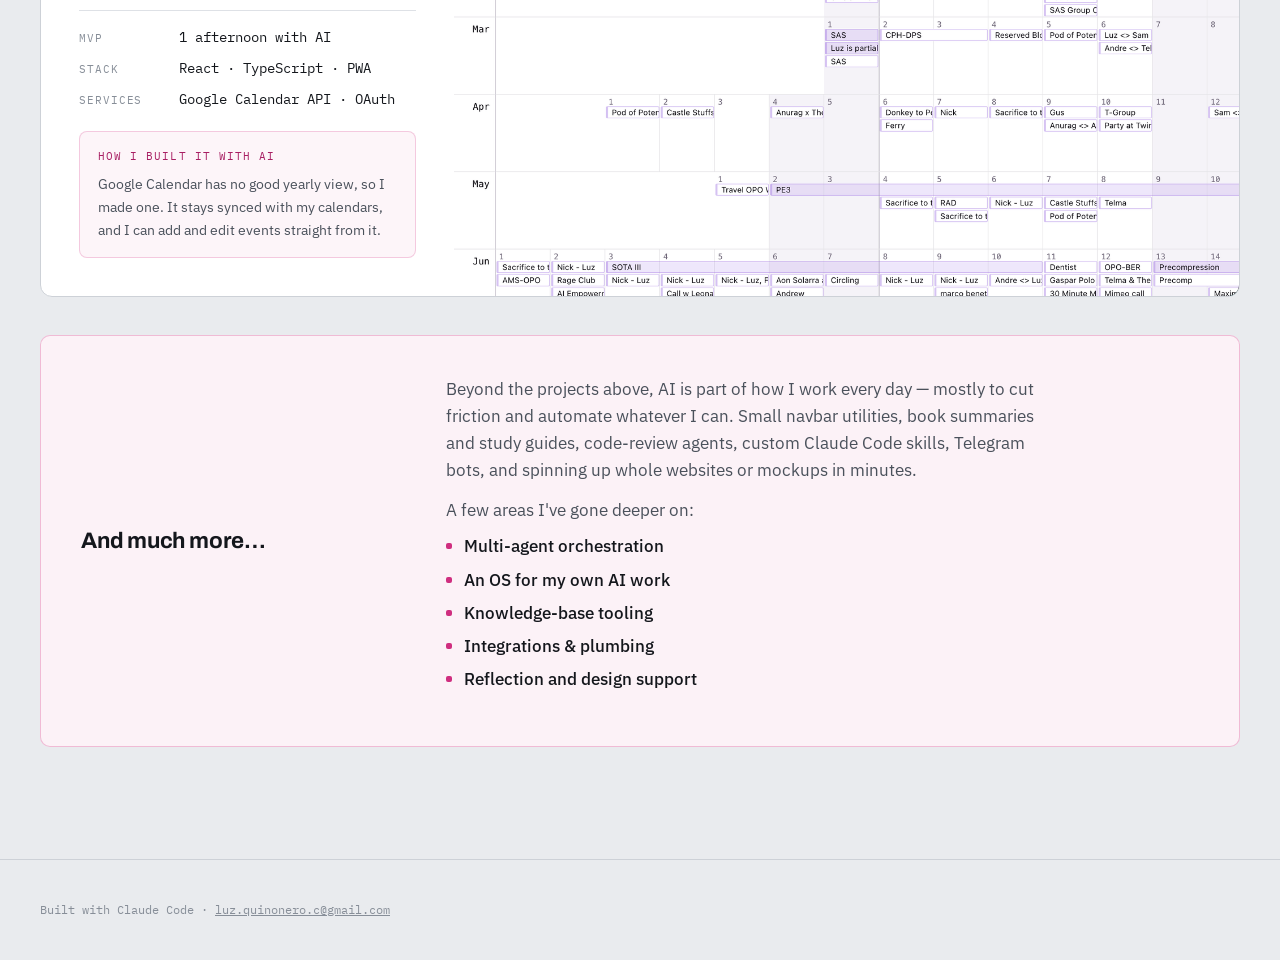
<file: wide.html>
<!DOCTYPE html>
<html lang="en">
<head>
  <meta charset="UTF-8" />
  <meta name="viewport" content="width=device-width, initial-scale=1.0" />
  <title>Luz — Work with AI (wide layout)</title>
  <meta name="description" content="Products built hands-on with AI. A technical artist shipping real tools, fast." />
  <link rel="preconnect" href="https://fonts.googleapis.com" />
  <link rel="preconnect" href="https://fonts.gstatic.com" crossorigin />
  <link href="https://fonts.googleapis.com/css2?family=Archivo:wght@600;700;800&family=IBM+Plex+Mono:wght@400;500&family=IBM+Plex+Sans:wght@400;500;600&display=swap" rel="stylesheet" />
  <link rel="stylesheet" href="css/styles.css" />
  <link rel="icon" href="favicon.svg" type="image/svg+xml" />
  <link rel="icon" href="favicon-32.png" sizes="32x32" type="image/png" />
  <link rel="apple-touch-icon" href="apple-touch-icon.png" />
  <script src="js/gate.js" defer></script>
  <script src="js/lightbox.js" defer></script>
  <script src="js/hover-play.js" defer></script>
</head>
<body>
  <div class="grid-overlay" aria-hidden="true"></div>

  <header class="site-header">
    <div class="wrap header-inner">
      <a class="wordmark" href="index.html">Luz Quiñonero</a>
      <nav class="nav" aria-label="Primary">
        <a href="index.html" aria-current="page">Work with AI</a>
        <a href="cv.html">CV</a>
      </nav>
    </div>
  </header>

  <main id="top">
    <!-- HERO -->
    <section class="hero wrap">
      <p class="eyebrow">Showcase</p>
      <h1 class="hero-title">
        What I've built<br />
        <span class="hero-accent">with AI.</span>
      </h1>
      <p class="hero-lede">
        More than a decade in the games industry as a technical artist, tools
        designer and project manager. In the last year I pivoted to building with
        AI, from small utilities to full-fledged apps, and learning to do it well.
        These are some of the projects I made.
      </p>
    </section>

    <!-- WORK -->
    <section class="work wrap" id="work" aria-label="Projects">
      <div class="work-head">
        <h2 class="section-title">Team Work</h2>
        <p class="section-note">Hover to play · click to enlarge · <a href="index.html">← grid version</a></p>
      </div>

      <div class="cards--wide">

        <!-- 01 small world — public screenshot, passcode-gated walkthrough -->
        <article class="wcard card--gated" data-gate data-enc="assets/web/sw.enc" data-index="01">
          <div class="wcard-body">
            <div class="card-titlerow">
              <h3 class="card-title brand-sw">small world</h3>
              <span class="status status--active">Active</span>
            </div>
            <p class="card-problem">
              A trust-based social network grounded on a map — for individuals and
              communities to coordinate.
            </p>
            <dl class="specsheet">
              <div><dt>Stack</dt><dd>React · Capacitor · Rust · TS</dd></div>
              <div><dt>Link</dt><dd><a href="https://sml.world" target="_blank" rel="noopener">sml.world</a> <span class="muted">(invite only)</span></dd></div>
            </dl>
            <p class="ai-note">
              <span class="ai-label">How I built it with AI</span>
              I was part of the very small team behind <span class="brand-sw">small world</span>, wearing a lot of
              hats — project coordination, UI/UX design, development with AI, and
              infrastructure work, among other things.
            </p>
          </div>
          <div class="card-media" role="group" aria-label="small world preview">
            <img class="card-video" src="assets/web/smallworld.png" alt="small world preview" />
            <span class="card-index">01</span>
            <button class="gate-trigger" type="button" aria-expanded="false" aria-controls="sw-form">
              <svg viewBox="0 0 24 24" width="12" height="12" fill="none" stroke="currentColor" stroke-width="2" aria-hidden="true"><rect x="4" y="10" width="16" height="11" rx="2"/><path d="M8 10V7a4 4 0 0 1 8 0v3"/></svg>
              Video
            </button>
            <form class="gate-form" id="sw-form" hidden aria-label="Unlock small world walkthrough">
              <label class="gate-label" for="sw-pass">Passcode</label>
              <div class="gate-row">
                <input class="gate-input" id="sw-pass" type="password" inputmode="text"
                       autocomplete="off" autocapitalize="off" spellcheck="false" placeholder="passcode" />
                <button class="gate-btn" type="submit">Unlock</button>
              </div>
              <p class="gate-error" role="alert" aria-live="polite"></p>
            </form>
          </div>
        </article>

      </div>

      <div class="work-head work-head--sub">
        <h2 class="section-title">Solo Projects</h2>
      </div>

      <div class="cards--wide">

        <!-- 02 tu-ciclo -->
        <article class="wcard">
          <div class="wcard-body">
            <div class="card-titlerow">
              <h3 class="card-title">tu-ciclo</h3>
              <span class="status status--shipped">Shipped</span>
            </div>
            <p class="card-problem">
              A quiet period tracker I run for friends — log the day in a few taps,
              see the cycle, get a prediction that says how sure it is. No ads, no
              analytics; the data lives on one small server and can be exported or
              deleted any time.
            </p>
            <dl class="specsheet">
              <div><dt>MVP</dt><dd>1 day with AI</dd></div>
              <div><dt>Stack</dt><dd>SvelteKit · SQLite · TS</dd></div>
              <div><dt>Infra</dt><dd>Hetzner · Docker · Caddy</dd></div>
              <div><dt>Link</dt><dd><a href="https://tu-ciclo.app/welcome" target="_blank" rel="noopener">tu-ciclo.app</a> <span class="muted">(invite only)</span></dd></div>
            </dl>
            <p class="ai-note">
              <span class="ai-label">How I built it with AI</span>
              The app itself came together with Claude in a day; production took
              eight days, most of it on what a health-data app has to get right:
              a security audit pass, GDPR-shaped export and deletion, backups with
              a tested restore, and a reviewed-PR workflow once real people were
              logging real data.
            </p>
          </div>
          <div class="card-media media--alt" role="button" tabindex="0" aria-label="Enlarge tu-ciclo preview">
            <img class="card-video" src="assets/web/TuCiclo.png" alt="tu-ciclo preview" />
            <span class="card-index">02</span>
          </div>
        </article>

        <!-- 03 Onyx -->
        <article class="wcard">
          <div class="wcard-body">
            <div class="card-titlerow">
              <h3 class="card-title">Onyx</h3>
              <span class="status status--shipped">Shipped</span>
            </div>
            <p class="card-problem">
              A markdown editor inspired by my Obsidian setup — lightweight,
              but feature-rich.
            </p>
            <dl class="specsheet">
              <div><dt>MVP</dt><dd>5 days with AI</dd></div>
              <div><dt>Stack</dt><dd>Tauri · React · Rust</dd></div>
              <div><dt>Link</dt><dd><a href="https://github.com/hikarinessa/onyx" target="_blank" rel="noopener">Browse Git project →</a></dd></div>
            </dl>
            <p class="ai-note">
              <span class="ai-label">How I built it with AI</span>
              I built Onyx to replicate my Obsidian setup in something lighter. The
              design was clear from the start, so most of the work went into setting
              up reliable ways to build with Claude Code — mostly an exercise in
              good practices for AI-assisted dev.
            </p>
          </div>
          <div class="card-media" role="button" tabindex="0" aria-label="Enlarge Onyx preview">
            <video class="card-video" loop muted playsinline preload="auto" aria-hidden="true">
              <source src="assets/web/Onyx.mp4" type="video/mp4" />
            </video>
            <span class="card-index">03</span>
          </div>
        </article>

        <!-- 04 Clingy -->
        <article class="wcard">
          <div class="wcard-body">
            <div class="card-titlerow">
              <h3 class="card-title">Clingy</h3>
              <span class="status status--active">Active</span>
            </div>
            <p class="card-problem">
              A fingerboard training companion for climbers — build a session,
              run it on a glanceable timer, log every hang. Ships as an Android APK.
            </p>
            <dl class="specsheet">
              <div><dt>MVP</dt><dd>1 afternoon with AI</dd></div>
              <div><dt>Stack</dt><dd>Kotlin · Jetpack Compose · Android</dd></div>
              <div><dt>Link</dt><dd><span class="muted">Android APK — on request</span></dd></div>
            </dl>
            <p class="ai-note">
              <span class="ai-label">How I built it with AI</span>
              I interviewed the customer to get a spec complete enough for Claude to
              one-shot the mockup. A couple of iterations to refine it, and Claude
              built the app.
            </p>
          </div>
          <div class="card-media media--alt" role="button" tabindex="0" aria-label="Enlarge Clingy preview">
            <video class="card-video" loop muted playsinline preload="auto" aria-hidden="true">
              <source src="assets/web/Clingy.mp4" type="video/mp4" />
            </video>
            <span class="card-index">04</span>
          </div>
        </article>

        <!-- 05 Kari Notes -->
        <article class="wcard">
          <div class="wcard-body">
            <div class="card-titlerow">
              <h3 class="card-title">Kari Notes</h3>
              <span class="status status--archived">Archived</span>
            </div>
            <p class="card-problem">
              My first note-taking app — a hybrid note / task / clipboard helper.
              Notes are blocks you can mark done and copy to the clipboard in a tap.
            </p>
            <dl class="specsheet">
              <div><dt>Stack</dt><dd>Swift · SwiftUI · macOS</dd></div>
            </dl>
            <p class="ai-note">
              <span class="ai-label">How I built it with AI</span>
              My first experimental note-taking app developed with AI. I wanted a
              task + note + clipboard manager.
            </p>
          </div>
          <div class="card-media" role="button" tabindex="0" aria-label="Enlarge Kari Notes preview">
            <video class="card-video" loop muted playsinline preload="auto" aria-hidden="true">
              <source src="assets/web/KariNotes.mp4" type="video/mp4" />
            </video>
            <span class="card-index">05</span>
          </div>
        </article>

        <!-- 06 Camp Coordination -->
        <article class="wcard">
          <div class="wcard-body">
            <div class="card-titlerow">
              <h3 class="card-title">Camp Coordination</h3>
              <span class="status status--shipped">Shipped</span>
            </div>
            <p class="card-problem">
              A PWA for coordinating shifts and schedules at a co-created festival.
              Define shift grids, roles and point values; people sign up, queue for
              slots, and RSVP to activities.
            </p>
            <dl class="specsheet">
              <div><dt>MVP</dt><dd>2 days with AI</dd></div>
              <div><dt>Stack</dt><dd>SvelteKit · Supabase · TS</dd></div>
            </dl>
            <p class="ai-note">
              <span class="ai-label">How I built it with AI</span>
              We wanted something customisable and couldn't find an online tool that
              fit, so I built our own with Claude.
            </p>
          </div>
          <div class="card-media media--alt" role="button" tabindex="0" aria-label="Enlarge Camp Coordination preview">
            <video class="card-video" loop muted playsinline preload="auto" aria-hidden="true">
              <source src="assets/web/CampCoordination.mp4" type="video/mp4" />
            </video>
            <span class="card-index">06</span>
          </div>
        </article>

        <!-- 07 Issue Tracker -->
        <article class="wcard">
          <div class="wcard-body">
            <div class="card-titlerow">
              <h3 class="card-title">Issue Tracker</h3>
              <span class="status status--archived">Archived</span>
            </div>
            <p class="card-problem">
              A Linear-style issue tracker I built for the <span class="brand-sw">small world</span> devs — logging
              tickets and triaging issues. Fully owned and customisable.
            </p>
            <dl class="specsheet">
              <div><dt>Stack</dt><dd>Next.js · Postgres · TS</dd></div>
            </dl>
            <p class="ai-note">
              <span class="ai-label">How I built it with AI</span>
              Built for the <span class="brand-sw">small world</span> devs to log and triage tickets. I wanted
              something fully owned and customisable rather than an off-the-shelf tool.
            </p>
          </div>
          <div class="card-media" role="button" tabindex="0" aria-label="Enlarge Issue Tracker preview">
            <video class="card-video" loop muted playsinline preload="auto" aria-hidden="true">
              <source src="assets/web/IssueTracker.mp4" type="video/mp4" />
            </video>
            <span class="card-index">07</span>
          </div>
        </article>

        <!-- 08 Year Cal -->
        <article class="wcard">
          <div class="wcard-body">
            <div class="card-titlerow">
              <h3 class="card-title">Year Cal</h3>
              <span class="status status--active">Active</span>
            </div>
            <p class="card-problem">
              A yearly view for Google Calendar — the whole year at once, which
              Google itself doesn't do well. Synced with my calendars, and I can
              add, edit and update events straight from it.
            </p>
            <dl class="specsheet">
              <div><dt>MVP</dt><dd>1 afternoon with AI</dd></div>
              <div><dt>Stack</dt><dd>React · TypeScript · PWA</dd></div>
              <div><dt>Services</dt><dd>Google Calendar API · OAuth</dd></div>
            </dl>
            <p class="ai-note">
              <span class="ai-label">How I built it with AI</span>
              Google Calendar has no good yearly view, so I made one. It stays synced
              with my calendars, and I can add and edit events straight from it.
            </p>
          </div>
          <div class="card-media media--alt" role="button" tabindex="0" aria-label="Enlarge Year Cal preview">
            <img class="card-video" src="assets/web/YearCal.png" alt="Year Cal preview" />
            <span class="card-index">08</span>
          </div>
        </article>

        <!-- Closing catch-all card (no media) -->
        <article class="card card--more">
          <div class="more-inner">
            <div class="more-head">
              <h3 class="card-title">And much more…</h3>
            </div>
            <div class="more-text">
              <p class="more-lead">
                Beyond the projects above, AI is part of how I work every day — mostly
                to cut friction and automate whatever I can. Small navbar utilities,
                book summaries and study guides, code-review agents, custom Claude Code
                skills, Telegram bots, and spinning up whole websites or mockups in
                minutes.
              </p>
              <p class="more-listlabel">A few areas I've gone deeper on:</p>
              <ul class="more-list">
                <li>Multi-agent orchestration</li>
                <li>An OS for my own AI work</li>
                <li>Knowledge-base tooling</li>
                <li>Integrations &amp; plumbing</li>
                <li>Reflection and design support</li>
              </ul>
            </div>
          </div>
        </article>
      </div>
    </section>
  </main>

  <footer class="site-footer">
    <div class="wrap footer-inner">
      <p>Built with Claude Code · <a href="mailto:luz.quinonero.c@gmail.com">luz.quinonero.c@gmail.com</a></p>
    </div>
  </footer>

  <!-- Lightbox: click any card preview to enlarge -->
  <div class="lightbox" id="lightbox" hidden role="dialog" aria-modal="true" aria-label="Enlarged preview">
    <button class="lightbox-close" type="button" aria-label="Close preview">
      <svg viewBox="0 0 24 24" width="22" height="22" fill="none" stroke="currentColor" stroke-width="2" aria-hidden="true"><path d="M6 6l12 12M18 6L6 18"/></svg>
    </button>
    <div class="lightbox-stage"></div>
  </div>
</body>
</html>
</file>
<file: css/styles.css>
/* =========================================================
   Luz — AI-assisted projects portfolio
   Direction: "Workbench / Viewport"
   Signature: missing-texture checkerboard = screenshot not loaded
   ========================================================= */

:root {
  /* Palette — cool graphite + paper, tamed viewport magenta */
  --canvas:      #E9EBEE;  /* cool light gray, deliberately not cream */
  --panel:       #FFFFFF;
  --ink:         #14171C;  /* near-black graphite */
  --ink-soft:    #4A515B;
  --ink-faint:   #878E98;
  --line:        #CDD1D7;
  --line-soft:   #DEE1E6;

  --accent:      #CF2E7F;  /* viewport / missing-texture magenta, tamed */
  --accent-deep: #A81F63;
  --teal:        #0E8F86;  /* channel-debug teal, used sparingly */
  --amber:       #B06A00;
  --brand-sw:    #26315E;  /* small world brand accent — deep indigo */

  /* Missing-texture checker tones */
  --checker-a:   #14171C;
  --checker-b:   #CF2E7F;
  --checker-a2:  #14171C;
  --checker-b2:  #0E8F86;

  /* Type */
  --display: "Archivo", system-ui, sans-serif;
  --body:    "IBM Plex Sans", system-ui, sans-serif;
  --mono:    "IBM Plex Mono", ui-monospace, monospace;

  --maxw: 1200px;
  --gap: clamp(1.25rem, 3vw, 2.25rem);
}

/* ---------- reset-ish ---------- */
*, *::before, *::after { box-sizing: border-box; }
html { -webkit-text-size-adjust: 100%; }
body {
  margin: 0;
  background: var(--canvas);
  color: var(--ink);
  font-family: var(--body);
  font-size: 17px;
  line-height: 1.6;
  -webkit-font-smoothing: antialiased;
  text-rendering: optimizeLegibility;
  position: relative;
}
img { max-width: 100%; display: block; }
a { color: inherit; }

.wrap { width: min(100% - 2.5rem, var(--maxw)); margin-inline: auto; }

/* ---------- cross-page view transitions (L2 width morph) ---------- */
@view-transition { navigation: auto; }

/* <main> carries the content-column width (1200 Showcase / 880 CV) so the
   layout narrows between pages. We morph the header row and the hero — both
   modest, in-viewport elements — rather than the page-tall <main>, whose
   oversized snapshot causes a flash. Everything else cross-fades. */
main {
  width: min(100% - 2.5rem, var(--maxw));
  margin-inline: auto;
}
main .wrap { width: 100%; }
.header-inner { view-transition-name: header-inner; }
.hero { view-transition-name: hero; }

::view-transition-group(hero),
::view-transition-group(header-inner) {
  animation-duration: 0.5s;
  animation-timing-function: cubic-bezier(0.22, 0.61, 0.36, 1);
}
::view-transition-old(root),
::view-transition-new(root) { animation-duration: 0.5s; }

@media (prefers-reduced-motion: reduce) {
  ::view-transition-group(*),
  ::view-transition-old(*),
  ::view-transition-new(*) { animation: none !important; }
}

/* Faint blueprint grid behind everything */
.grid-overlay {
  position: fixed;
  inset: 0;
  pointer-events: none;
  z-index: 0;
  background-image:
    linear-gradient(to right, rgba(20,23,28,0.035) 1px, transparent 1px),
    linear-gradient(to bottom, rgba(20,23,28,0.035) 1px, transparent 1px);
  background-size: 44px 44px;
  mask-image: linear-gradient(to bottom, black, black 60%, transparent);
}
body > * { position: relative; z-index: 1; }

/* ---------- header ---------- */
.site-header {
  border-bottom: 1px solid var(--line);
  background: color-mix(in srgb, var(--canvas) 82%, transparent);
  backdrop-filter: blur(6px);
  position: sticky; top: 0; z-index: 50;
}
.header-inner {
  display: flex; align-items: center; justify-content: space-between;
  height: 62px;
}
.wordmark {
  display: inline-flex; align-items: center; gap: 0.55rem;
  font-family: var(--display); font-weight: 800; font-size: 1.15rem;
  letter-spacing: 0.06em; text-transform: uppercase; text-decoration: none;
}
.nav { display: flex; align-items: center; gap: 1.25rem; }
.nav a {
  font-family: var(--mono); font-size: 0.8rem; text-decoration: none;
  color: var(--ink-soft); letter-spacing: 0.02em;
}
.nav a:hover { color: var(--accent); }
.nav a[aria-current="page"] {
  color: var(--ink);
  border-bottom: 2px solid var(--accent);
  padding-bottom: 3px;
}
.nav-meta {
  font-family: var(--mono); font-size: 0.72rem; color: var(--ink-faint);
  border-left: 1px solid var(--line); padding-left: 1.25rem;
}

/* ---------- hero ---------- */
.hero { padding: clamp(3.5rem, 9vw, 7rem) 0 clamp(2.5rem, 6vw, 4rem); }
.eyebrow {
  font-family: var(--mono); font-size: 0.78rem; letter-spacing: 0.14em;
  text-transform: uppercase; color: var(--accent-deep);
  margin: 0 0 1.4rem;
  display: inline-flex; align-items: center;
}
.eyebrow::before {
  content: ""; width: 26px; height: 1px; background: var(--accent);
  margin-right: 0.7rem;
}
.hero-title {
  font-family: var(--display); font-weight: 800;
  font-size: clamp(2.6rem, 7.5vw, 5.25rem);
  line-height: 1.02; letter-spacing: -0.02em;
  margin: 0 0 1.6rem; max-width: 16ch;
}
.hero-accent { color: var(--accent); }
.hero-lede {
  max-width: 60ch; font-size: 1.12rem; color: var(--ink-soft);
  margin: 0;
}

/* ---------- work section ---------- */
.work { padding: clamp(2rem, 5vw, 3.5rem) 0 clamp(4rem, 9vw, 7rem); }
.work-head {
  display: flex; align-items: flex-end; justify-content: space-between;
  gap: 1rem; flex-wrap: wrap;
  border-top: 1px solid var(--ink); padding-top: 1rem; margin-bottom: 2.25rem;
}
.cards + .work-head,
.cards--wide + .work-head { margin-top: clamp(3rem, 6vw, 5rem); }
.section-title {
  font-family: var(--display); font-weight: 700;
  font-size: clamp(1.5rem, 3vw, 2rem); letter-spacing: -0.01em; margin: 0;
}
.section-note {
  font-family: var(--mono); font-size: 0.74rem; color: var(--ink-faint);
  display: inline-flex; align-items: center; gap: 0.5rem; margin: 0;
}
.cards {
  display: grid;
  grid-template-columns: repeat(auto-fill, minmax(300px, 1fr));
  gap: var(--gap);
}

/* ---------- card ---------- */
.card {
  background: var(--panel);
  border: 1px solid var(--line);
  border-radius: 10px;
  overflow: hidden;
  display: flex; flex-direction: column;
  transition: transform 160ms ease, box-shadow 160ms ease, border-color 160ms ease;
}
.card:hover {
  transform: translateY(-3px);
  border-color: var(--accent);
  box-shadow: 0 14px 34px -18px rgba(20,23,28,0.4);
}

/* Missing-texture placeholder = the signature */
.card-media {
  position: relative;
  display: block; aspect-ratio: 16 / 10; text-decoration: none;
  background:
    repeating-conic-gradient(var(--checker-a) 0% 25%, var(--checker-b) 0% 50%)
    50% / 46px 46px;
  border-bottom: 1px solid var(--line);
}
.card-media.media--alt {
  background:
    repeating-conic-gradient(var(--checker-a2) 0% 25%, var(--checker-b2) 0% 50%)
    50% / 46px 46px;
}
/* real media sits over the checker fallback, cropped to a uniform frame */
.card-video {
  position: absolute; inset: 0;
  width: 100%; height: 100%;
  object-fit: cover; object-position: center top;
  display: block; background: var(--ink);
}
.card-index {
  display: none; /* numbers removed */
  position: absolute; top: 0.7rem; left: 0.85rem;
  font-family: var(--mono); font-size: 0.85rem; font-weight: 500;
  color: #fff; background: rgba(20,23,28,0.55);
  padding: 0.15rem 0.5rem; border-radius: 4px; letter-spacing: 0.05em;
  backdrop-filter: blur(2px);
}
/* ---- passcode-gated walkthrough (public screenshot + on-demand unlock) ---- */
.gate-trigger {
  position: absolute; z-index: 3; bottom: 0.7rem; right: 0.85rem;
  display: inline-flex; align-items: center; gap: 0.35rem;
  font-family: var(--mono); font-size: 0.68rem; letter-spacing: 0.04em;
  color: #fff; background: rgba(20, 23, 28, 0.68); cursor: pointer;
  border: 1px solid rgba(255, 255, 255, 0.25); border-radius: 999px;
  padding: 0.3rem 0.62rem;
}
.gate-trigger:hover { background: var(--accent); border-color: transparent; }
.gate-trigger[hidden] { display: none; }
.card-media.gate-open::before {
  content: ""; position: absolute; inset: 0; z-index: 2;
  background: rgba(20, 23, 28, 0.74); backdrop-filter: blur(2px);
}
.gate-form {
  position: absolute; inset: 0; z-index: 3;
  display: flex; flex-direction: column; align-items: center; justify-content: center;
  gap: 0.55rem; padding: 1rem; text-align: center;
}
.gate-form[hidden] { display: none; }
.gate-label {
  font-family: var(--mono); font-size: 0.7rem; letter-spacing: 0.12em;
  text-transform: uppercase; color: #fff;
}
.gate-row { display: flex; gap: 0.4rem; }
.gate-input {
  font-family: var(--mono); font-size: 0.85rem;
  padding: 0.5rem 0.6rem; width: 148px;
  border: 1px solid rgba(255, 255, 255, 0.45); border-radius: 6px;
  background: rgba(255, 255, 255, 0.95); color: var(--ink);
}
.gate-input:focus-visible { outline: 2px solid var(--accent); outline-offset: 2px; }
.gate-btn {
  font-family: var(--mono); font-size: 0.72rem; letter-spacing: 0.06em;
  text-transform: uppercase; cursor: pointer;
  padding: 0.5rem 0.75rem; border: 0; border-radius: 6px;
  background: var(--accent); color: #fff;
}
.gate-btn:hover { background: var(--accent-deep); }
.gate-form.is-busy { opacity: 0.6; pointer-events: none; }
.gate-error {
  margin: 0; min-height: 1em;
  font-family: var(--mono); font-size: 0.7rem; color: #ffd3e4;
}

.card-body {
  padding: 1.35rem 1.4rem 1.5rem;
  display: flex; flex-direction: column; gap: 0.9rem; flex: 1;
}
.card-titlerow {
  display: flex; align-items: baseline; justify-content: space-between; gap: 0.75rem;
}
.card-title {
  font-family: var(--display); font-weight: 700; font-size: 1.4rem;
  letter-spacing: -0.01em; margin: 0;
}
.card-problem { margin: 0; color: var(--ink-soft); font-size: 0.98rem; }
.brand-sw { color: var(--brand-sw); }

/* status tag */
.status {
  font-family: var(--mono); font-size: 0.66rem; text-transform: uppercase;
  letter-spacing: 0.08em; white-space: nowrap;
  padding: 0.22rem 0.5rem; border-radius: 999px; border: 1px solid;
}
.status--shipped  { color: var(--teal);   border-color: color-mix(in srgb, var(--teal) 45%, transparent); background: color-mix(in srgb, var(--teal) 8%, transparent); }
.status--active   { color: var(--accent); border-color: color-mix(in srgb, var(--accent) 45%, transparent); background: color-mix(in srgb, var(--accent) 8%, transparent); }
.status--archived { color: var(--ink-faint); border-color: var(--line); background: transparent; }

/* spec sheet */
.specsheet {
  margin: 0.15rem 0 0; padding: 0.9rem 0 0; border-top: 1px solid var(--line-soft);
  display: grid; gap: 0.5rem;
}
.specsheet > div {
  display: grid; grid-template-columns: 5.5rem 1fr; gap: 0.75rem; align-items: baseline;
}
.specsheet dt {
  font-family: var(--mono); font-size: 0.68rem; text-transform: uppercase;
  letter-spacing: 0.08em; color: var(--ink-faint);
}
.specsheet dd {
  margin: 0; font-size: 0.9rem; color: var(--ink);
  font-family: var(--mono); font-weight: 400;
}
.specsheet a { color: var(--accent-deep); text-decoration: none; font-weight: 500; }
.specsheet a:hover { text-decoration: underline; }
.muted { color: var(--ink-faint); }

/* AI note — the differentiator field */
.ai-note {
  margin: auto 0 0; padding: 1rem 1.1rem;
  background: color-mix(in srgb, var(--accent) 5%, var(--panel));
  border: 1px solid color-mix(in srgb, var(--accent) 22%, transparent);
  border-radius: 8px; font-size: 0.9rem; color: var(--ink-soft);
}
.ai-label {
  display: block; font-family: var(--mono); font-size: 0.66rem;
  text-transform: uppercase; letter-spacing: 0.1em; color: var(--accent-deep);
  margin-bottom: 0.4rem;
}

/* ---------- footer ---------- */
.site-footer { border-top: 1px solid var(--line); padding: 2.5rem 0; }
.footer-inner {
  display: flex; align-items: center; gap: 0.85rem;
  font-family: var(--mono); font-size: 0.78rem; color: var(--ink-faint);
}
.footer-inner p { margin: 0; }

/* ---------- closing catch-all card ---------- */
.card--more {
  grid-column: span 2;
  align-self: start;
  background: color-mix(in srgb, var(--accent) 6%, var(--panel));
  border-color: color-mix(in srgb, var(--accent) 28%, transparent);
}
@media (max-width: 700px) { .card--more { grid-column: auto; } }
.card--more:hover { transform: none; box-shadow: none; border-color: color-mix(in srgb, var(--accent) 28%, transparent); }
.more-inner {
  padding: clamp(1.6rem, 4vw, 2.5rem);
  display: grid; grid-template-columns: minmax(180px, 0.85fr) 2fr;
  gap: clamp(1rem, 3.5vw, 3rem); align-items: center;
}
.more-head { display: flex; align-items: center; gap: 0.7rem; }
.more-text {
  margin: 0; max-width: 62ch;
  font-size: 1.05rem; color: var(--ink-soft);
}
.more-text > * { margin: 0; }
.more-lead { margin-bottom: 0.8rem; }
.more-list {
  list-style: none; padding: 0; margin: 0 0 0.8rem;
  display: grid; gap: 0.4rem;
}
.more-list li {
  position: relative; padding-left: 1.15rem;
  color: var(--ink); font-weight: 500;
}
.more-list li::before {
  content: ""; position: absolute; left: 0; top: 0.6em;
  width: 6px; height: 6px; border-radius: 2px; background: var(--accent);
}
.more-listlabel { margin-bottom: 0.6rem; color: var(--ink-soft); }
@media (max-width: 680px) {
  .more-inner { grid-template-columns: 1fr; gap: 1.1rem; }
}

/* ---------- wide (horizontal) card variant — trial page ---------- */
.cards--wide { display: flex; flex-direction: column; gap: clamp(1.5rem, 3vw, 2.5rem); }
.wcard {
  background: var(--panel); border: 1px solid var(--line); border-radius: 12px;
  overflow: hidden; min-height: 340px;
  display: grid; grid-template-columns: 1fr 1.9fr; align-items: stretch;
  transition: border-color 160ms ease, box-shadow 160ms ease;
}
.wcard:hover { border-color: var(--accent); box-shadow: 0 16px 40px -20px rgba(20,23,28,0.42); }
.wcard-body {
  padding: clamp(1.5rem, 3vw, 2.6rem);
  display: flex; flex-direction: column; gap: 0.9rem; justify-content: center;
}
.wcard .card-media { aspect-ratio: auto; height: 100%; border: 0; border-radius: 0; }
.wcard .ai-note { margin: 0.4rem 0 0; }
/* bigger walkthrough/video button in the wide layout */
.wcard .gate-trigger {
  font-size: 0.82rem; letter-spacing: 0.05em;
  padding: 0.6rem 1rem; gap: 0.5rem; border-radius: 8px;
}
.wcard .gate-trigger svg { width: 15px; height: 15px; }
.cards--wide .card--more { align-self: stretch; grid-column: auto; }

@media (max-width: 820px) {
  .wcard { grid-template-columns: 1fr; min-height: 0; }
  .wcard .card-media { order: -1; aspect-ratio: 16 / 10; height: auto; }
}

/* ---------- click-to-enlarge affordance ---------- */
.card-media[role="button"] { cursor: zoom-in; }
.card--gated .card-media { cursor: zoom-in; }
.card-media[role="button"]:focus-visible {
  outline: 2px solid var(--accent); outline-offset: 2px;
}
.card-media[role="button"]::after,
.card--gated .card-media::after {
  content: "\2922"; /* ⤢ enlarge */
  position: absolute; top: 0.6rem; right: 0.72rem; z-index: 3;
  width: 1.55rem; height: 1.55rem; border-radius: 5px;
  display: flex; align-items: center; justify-content: center;
  font-size: 0.95rem; line-height: 1;
  color: #fff; background: rgba(20, 23, 28, 0.55);
  opacity: 0; transition: opacity 0.15s ease; pointer-events: none;
}
.card:hover .card-media::after,
.card-media[role="button"]:focus-visible::after { opacity: 1; }
.card-media.gate-open::after { opacity: 0; }

/* ---------- lightbox ---------- */
.lightbox {
  position: fixed; inset: 0; z-index: 200;
  display: flex; align-items: center; justify-content: center;
  padding: clamp(1rem, 4vw, 3rem);
  background: rgba(12, 14, 18, 0.9); backdrop-filter: blur(4px);
}
.lightbox[hidden] { display: none; }
.lightbox-stage {
  max-width: min(1100px, 94vw); max-height: 88vh; display: flex;
}
.lightbox-stage video, .lightbox-stage img {
  max-width: 100%; max-height: 88vh;
  border-radius: 8px; background: #000;
  box-shadow: 0 30px 80px -20px rgba(0, 0, 0, 0.6);
}
.lightbox-close {
  position: absolute; top: 1rem; right: 1rem;
  width: 2.6rem; height: 2.6rem;
  display: flex; align-items: center; justify-content: center;
  border: 0; border-radius: 50%; cursor: pointer;
  background: rgba(255, 255, 255, 0.12); color: #fff;
}
.lightbox-close:hover { background: var(--accent); }
.lightbox-close:focus-visible { outline: 2px solid #fff; outline-offset: 2px; }

/* ---------- CV page ---------- */
/* Narrower content column for readable line length (document-style). */
.cv-page { --maxw: 880px; }
.cv-role {
  font-family: var(--mono); font-size: 0.95rem; color: var(--ink-soft);
  letter-spacing: 0.01em; margin: 0 0 1.4rem;
}
.cv-contact {
  display: flex; flex-wrap: wrap; gap: 0.6rem 1.4rem; margin-top: 1.9rem;
  font-family: var(--mono); font-size: 0.85rem; color: var(--ink-soft);
}
.cv-contact a { color: var(--accent-deep); text-decoration: none; }
.cv-contact a:hover { text-decoration: underline; }

.cv-section { padding: clamp(1.4rem, 3vw, 2.4rem) 0; }
.cv-entries { display: flex; flex-direction: column; }
.cv-entry {
  display: grid; grid-template-columns: 9rem 1fr; gap: 1.5rem;
  padding: 1.15rem 0; border-top: 1px solid var(--line-soft);
}
.cv-entry:first-child { border-top: 0; }
.cv-when {
  font-family: var(--mono); font-size: 0.78rem; color: var(--ink-faint);
  padding-top: 0.2rem; letter-spacing: 0.01em;
}
.cv-what h3 {
  font-family: var(--display); font-weight: 700; font-size: 1.12rem;
  margin: 0 0 0.35rem; line-height: 1.25;
}
.cv-org { color: var(--ink-soft); font-weight: 600; }
.cv-what p { margin: 0; color: var(--ink-soft); font-size: 0.97rem; }
.cv-what a { color: var(--accent-deep); text-decoration: none; white-space: nowrap; }
.cv-what a:hover { text-decoration: underline; }

.cv-skills {
  display: grid; grid-template-columns: repeat(auto-fit, minmax(170px, 1fr));
  gap: 1.5rem;
}
.cv-skill h4 {
  font-family: var(--mono); font-size: 0.72rem; text-transform: uppercase;
  letter-spacing: 0.1em; color: var(--accent-deep); margin: 0 0 0.5rem;
}
.cv-skill p { margin: 0; color: var(--ink-soft); font-size: 0.95rem; }

@media (max-width: 620px) {
  .cv-entry { grid-template-columns: 1fr; gap: 0.3rem; }
  .cv-when { padding-top: 0; }
}

/* ---------- responsive ---------- */
@media (max-width: 760px) {
  .nav-meta { display: none; }
}
@media (max-width: 480px) {
  body { font-size: 16px; }
  .cards { grid-template-columns: 1fr; }
}

/* ---------- a11y ---------- */
a:focus-visible, .card-media:focus-visible {
  outline: 2px solid var(--accent); outline-offset: 3px; border-radius: 4px;
}
@media (prefers-reduced-motion: reduce) {
  * { transition: none !important; scroll-behavior: auto !important; }
}
</file>
